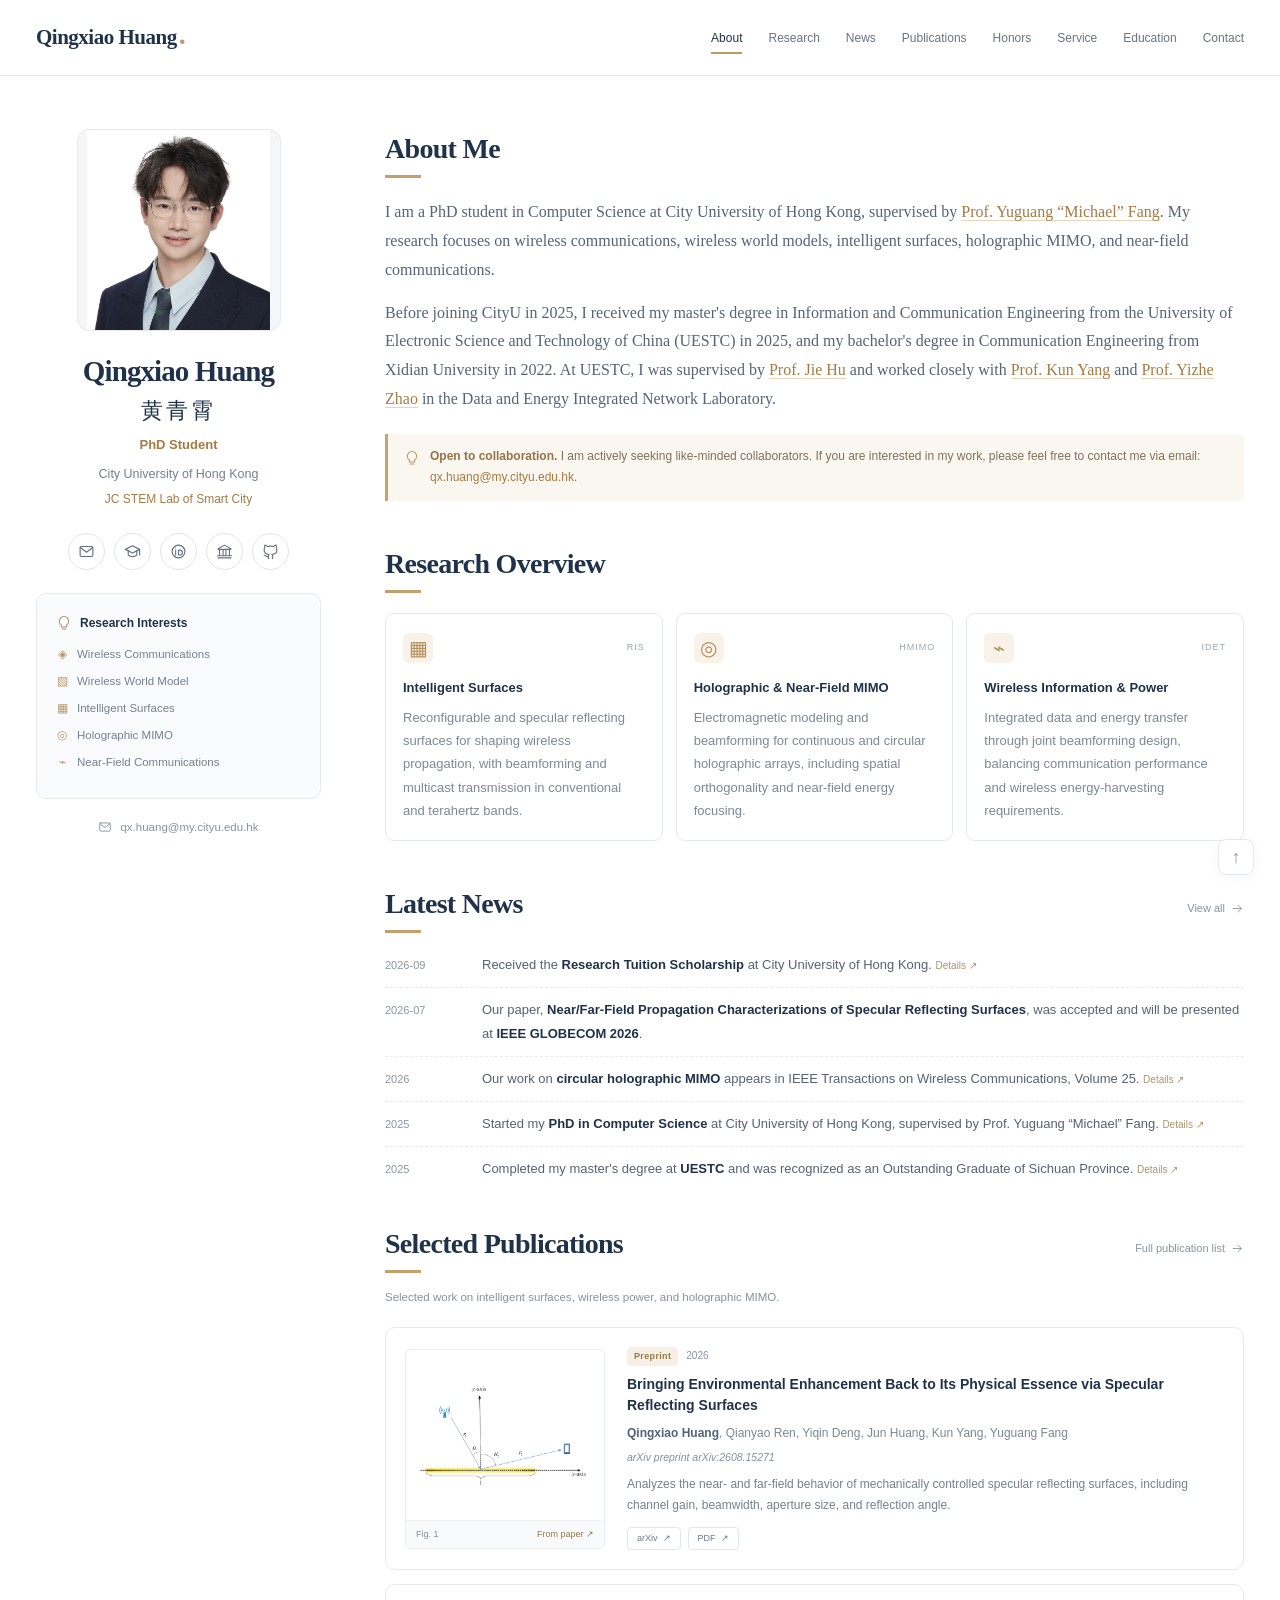
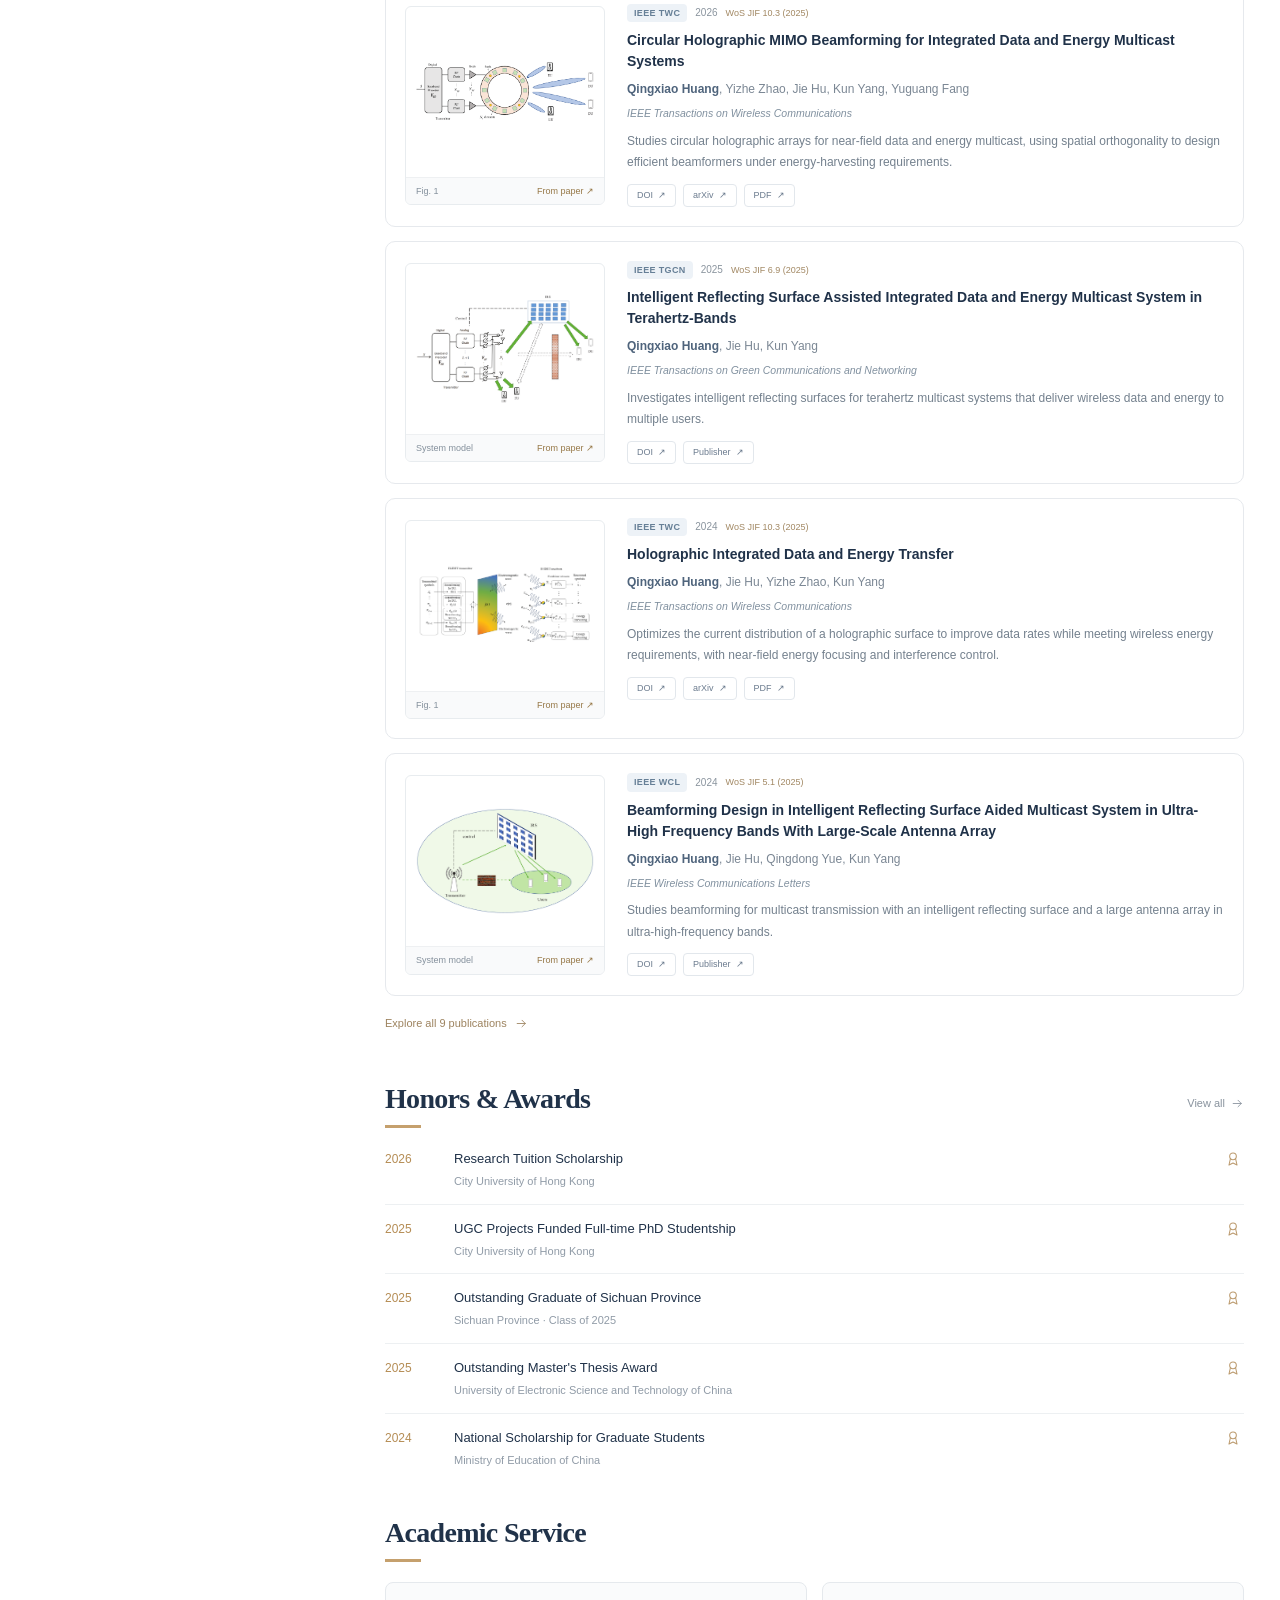
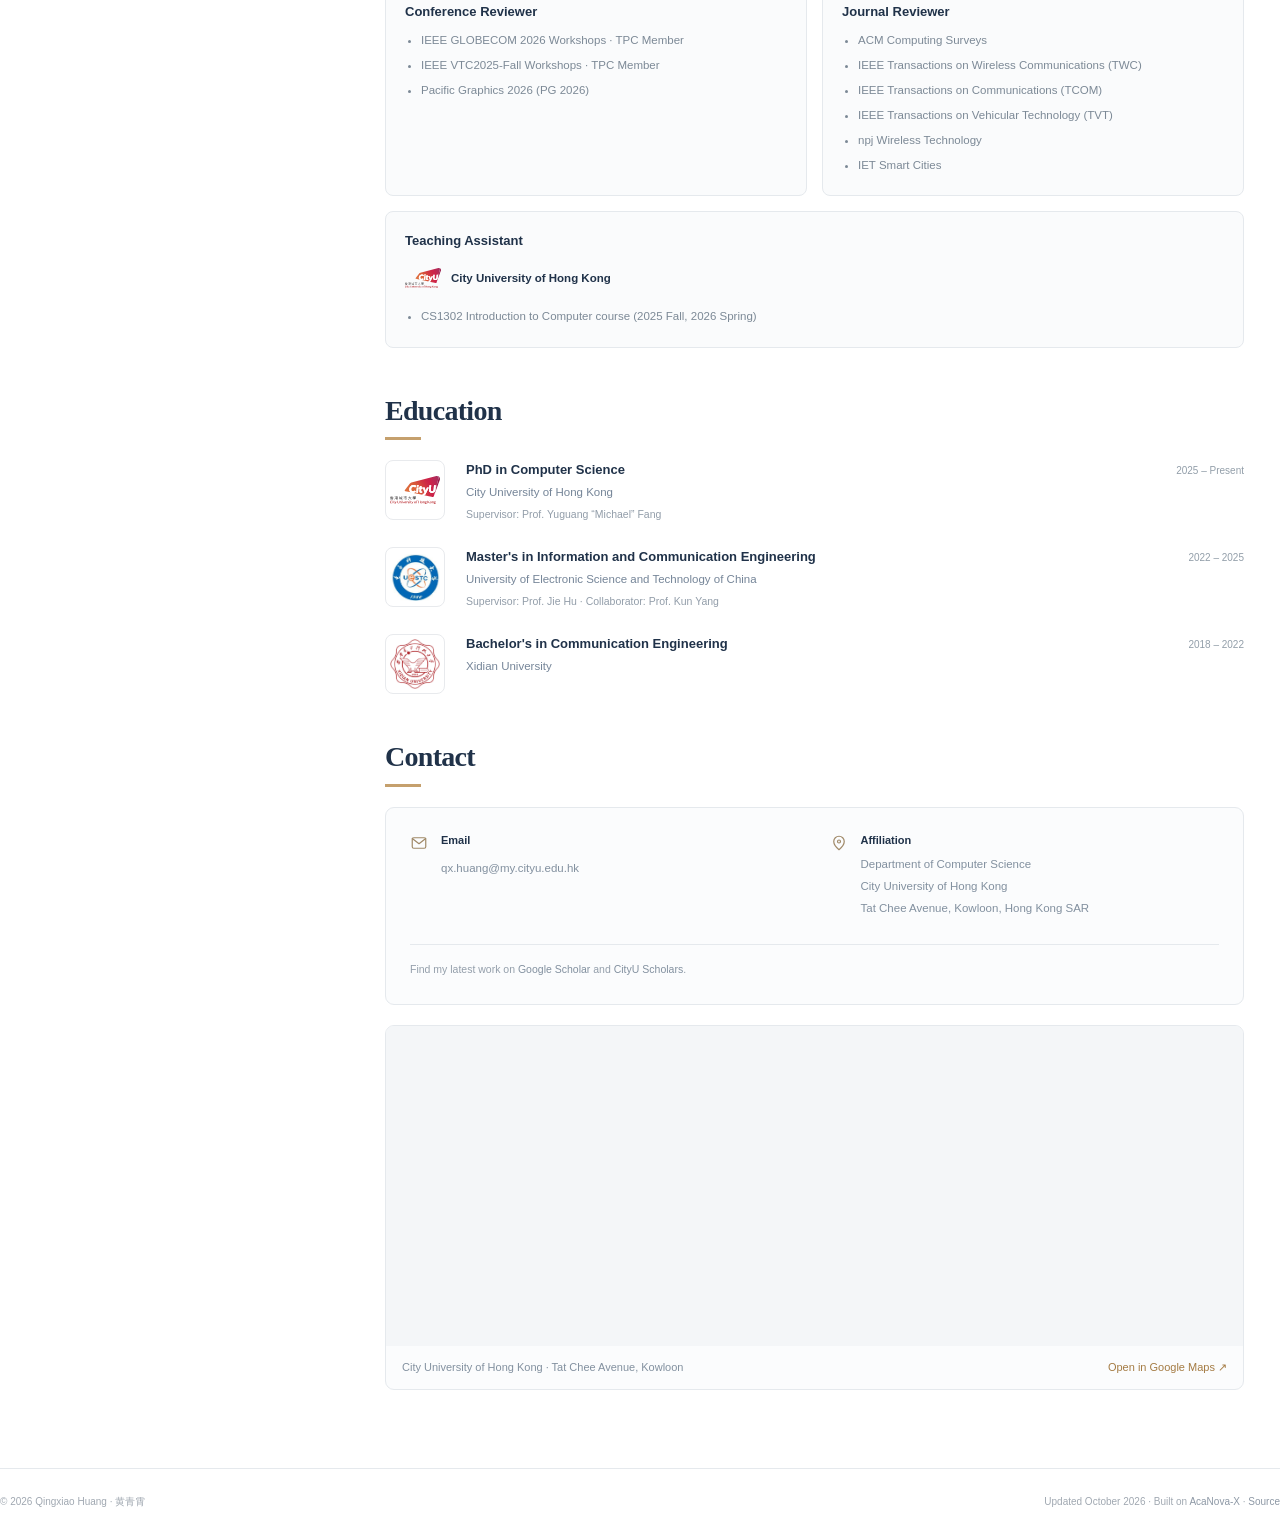
<file: index.html>
<!DOCTYPE html><html lang="en"><head><meta charset="UTF-8"><meta name="viewport" content="width=device-width, initial-scale=1"><title>Academic Homepage | Qingxiao Huang</title><meta name="description" content="Qingxiao Huang (黄青霄), PhD student at City University of Hong Kong. Research in wireless communications, RIS, holographic MIMO, and near-field communications."><meta name="author" content="Qingxiao Huang"><meta name="theme-color" content="#21334a"><link rel="canonical" href="https://qxhuang0322.github.io/"><meta property="og:type" content="website"><meta property="og:title" content="Academic Homepage | Qingxiao Huang"><meta property="og:description" content="Qingxiao Huang (黄青霄), PhD student at City University of Hong Kong. Research in wireless communications, RIS, holographic MIMO, and near-field communications."><meta property="og:url" content="https://qxhuang0322.github.io/"><meta property="og:image" content="https://qxhuang0322.github.io/assets/profile.jpg?v=036603b367a6"><meta name="twitter:card" content="summary"><link rel="icon" href="assets/favicon.svg" type="image/svg+xml"><link rel="stylesheet" href="styles.css?v=ae20f70242d0"><script src="script.js?v=1776202261d4" defer></script><script type="application/ld+json">{"@context":"https://schema.org","@type":"Person","name":"Qingxiao Huang","alternateName":"黄青霄","url":"https://qxhuang0322.github.io","image":"https://qxhuang0322.github.io/assets/profile.jpg?v=036603b367a6","jobTitle":"PhD Student","affiliation":{"@type":"CollegeOrUniversity","name":"City University of Hong Kong"},"sameAs":["https://scholar.google.com/citations?user=7lqItBkAAAAJ&hl=en","https://orcid.org/0009-0005-3883-5112","https://scholars.cityu.edu.hk/en/persons/qhuang279/","https://github.com/qxhuang0322"],"knowsAbout":["Wireless Communications","Wireless World Model","Intelligent Surfaces","Holographic MIMO","Near-Field Communications"]}</script></head><body><a class="skip-link" href="#main-content">Skip to content</a><header class="top-nav"><div class="nav-inner"><a class="brand" href="./" aria-label="Qingxiao Huang, home">Qingxiao Huang<span class="brand-dot">.</span></a><button class="menu-toggle" aria-label="Open navigation" aria-expanded="false" aria-controls="main-nav"><svg class="icon" viewBox="0 0 24 24" fill="none" stroke="currentColor" stroke-width="1.6" stroke-linecap="round" stroke-linejoin="round" aria-hidden="true"><path d="M4 6h16M4 12h16M4 18h16"/></svg></button><nav id="main-nav" aria-label="Main navigation"><a href="#about">About</a><a href="#research">Research</a><a href="#news">News</a><a href="#publications">Publications</a><a href="#honors">Honors</a><a href="#service">Service</a><a href="#education">Education</a><a href="#contact">Contact</a></nav></div></header><main class="layout" id="main-content"><aside class="profile-column"><div class="profile-card"><img class="portrait" src="assets/profile.jpg?v=036603b367a6" width="2894" height="3176" alt="Portrait of Qingxiao Huang" fetchpriority="high"><h1>Qingxiao Huang<span lang="zh-Hans">黄青霄</span></h1><p class="profile-role">PhD Student</p><p class="profile-affiliation"><a href="https://www.cityu.edu.hk/" target="_blank" rel="noopener noreferrer">City University of Hong Kong</a></p><p class="profile-lab"><a href="https://jcstemlab-smartcity.github.io/" target="_blank" rel="noopener noreferrer">JC STEM Lab of Smart City</a></p><div class="social-links"><a class="social-link" href="mailto:qx.huang@my.cityu.edu.hk" aria-label="Email" title="Email"><svg class="icon" viewBox="0 0 24 24" fill="none" stroke="currentColor" stroke-width="1.6" stroke-linecap="round" stroke-linejoin="round" aria-hidden="true"><rect x="3" y="5" width="18" height="14" rx="2"/><path d="m3 6 9 7 9-7"/></svg><span class="social-tooltip">Email</span></a><a class="social-link" href="https://scholar.google.com/citations?user=7lqItBkAAAAJ&amp;hl=en" aria-label="Google Scholar" title="Google Scholar" target="_blank" rel="noopener noreferrer"><svg class="icon" viewBox="0 0 24 24" fill="none" stroke="currentColor" stroke-width="1.6" stroke-linecap="round" stroke-linejoin="round" aria-hidden="true"><path d="m2 9 10-5 10 5-10 5Z"/><path d="M6 11v6c3 3 9 3 12 0v-6M22 9v8"/></svg><span class="social-tooltip">Google Scholar</span></a><a class="social-link" href="https://orcid.org/0009-0005-3883-5112" aria-label="ORCID" title="ORCID" target="_blank" rel="noopener noreferrer"><svg class="icon" viewBox="0 0 24 24" fill="none" stroke="currentColor" stroke-width="1.6" stroke-linecap="round" stroke-linejoin="round" aria-hidden="true"><circle cx="12" cy="12" r="9"/><path d="M8 10v7m4-7h2a3.5 3.5 0 0 1 0 7h-2ZM8 7h.01"/></svg><span class="social-tooltip">ORCID</span></a><a class="social-link" href="https://scholars.cityu.edu.hk/en/persons/qhuang279/" aria-label="CityU Scholars" title="CityU Scholars" target="_blank" rel="noopener noreferrer"><svg class="icon" viewBox="0 0 24 24" fill="none" stroke="currentColor" stroke-width="1.6" stroke-linecap="round" stroke-linejoin="round" aria-hidden="true"><path d="m3 8 9-5 9 5M3 9h18M3 21h18M5 10v8m5-8v8m4-8v8m5-8v8M2 18h20"/></svg><span class="social-tooltip">CityU Scholars</span></a><a class="social-link" href="https://github.com/qxhuang0322" aria-label="GitHub" title="GitHub" target="_blank" rel="noopener noreferrer"><svg class="icon" viewBox="0 0 24 24" fill="none" stroke="currentColor" stroke-width="1.6" stroke-linecap="round" stroke-linejoin="round" aria-hidden="true"><path d="M9 19c-4 1-4-2-6-2m12 5v-4a3 3 0 0 0-1-2c4 0 7-2 7-6a5 5 0 0 0-1-3 5 5 0 0 0 0-4s-2 0-4 2a13 13 0 0 0-8 0C6 3 4 3 4 3a5 5 0 0 0 0 4 5 5 0 0 0-1 3c0 4 3 6 7 6a3 3 0 0 0-1 2v4"/></svg><span class="social-tooltip">GitHub</span></a></div><div class="interests"><h2><svg class="icon" viewBox="0 0 24 24" fill="none" stroke="currentColor" stroke-width="1.6" stroke-linecap="round" stroke-linejoin="round" aria-hidden="true"><path d="M8 17v-2a7 7 0 1 1 8 0v2m-8 1h8m-7 3h6"/></svg> Research Interests</h2><ul><li><span class="interest-mark" aria-hidden="true">◈</span>Wireless Communications</li><li><span class="interest-mark" aria-hidden="true">▧</span>Wireless World Model</li><li><span class="interest-mark" aria-hidden="true">▦</span>Intelligent Surfaces</li><li><span class="interest-mark" aria-hidden="true">◎</span>Holographic MIMO</li><li><span class="interest-mark" aria-hidden="true">⌁</span>Near-Field Communications</li></ul></div><a class="profile-email" href="mailto:qx.huang@my.cityu.edu.hk"><svg class="icon" viewBox="0 0 24 24" fill="none" stroke="currentColor" stroke-width="1.6" stroke-linecap="round" stroke-linejoin="round" aria-hidden="true"><rect x="3" y="5" width="18" height="14" rx="2"/><path d="m3 6 9 7 9-7"/></svg>qx.huang@my.cityu.edu.hk</a></div></aside><div class="main-column">
 <section id="about" aria-labelledby="about-title"><div class="section-heading"><h2 id="about-title">About Me</h2></div><div class="biography"><p>I am a PhD student in Computer Science at City University of Hong Kong, supervised by <a href="https://www.cs.cityu.edu.hk/~yugufang/">Prof. Yuguang “Michael” Fang</a>. My research focuses on wireless communications, wireless world models, intelligent surfaces, holographic MIMO, and near-field communications.</p><p>Before joining CityU in 2025, I received my master's degree in Information and Communication Engineering from the University of Electronic Science and Technology of China (UESTC) in 2025, and my bachelor's degree in Communication Engineering from Xidian University in 2022. At UESTC, I was supervised by <a href="https://www.sice.uestc.edu.cn/info/1470/11935.htm">Prof. Jie Hu</a> and worked closely with <a href="https://ise.nju.edu.cn/szll/zjzjs/yangkun.htm">Prof. Kun Yang</a> and <a href="https://faculty.uestc.edu.cn/zhaoyizhe1/zh_CN/index.htm">Prof. Yizhe Zhao</a> in the Data and Energy Integrated Network Laboratory.</p></div><div class="collaboration-note"><svg class="icon" viewBox="0 0 24 24" fill="none" stroke="currentColor" stroke-width="1.6" stroke-linecap="round" stroke-linejoin="round" aria-hidden="true"><path d="M8 17v-2a7 7 0 1 1 8 0v2m-8 1h8m-7 3h6"/></svg><p><strong>Open to collaboration.</strong> I am actively seeking like-minded collaborators. If you are interested in my work, please feel free to contact me via email: <a href="mailto:qx.huang@my.cityu.edu.hk">qx.huang@my.cityu.edu.hk</a>.</p></div></section>
 <section id="research" aria-labelledby="research-title"><div class="section-heading"><h2 id="research-title">Research Overview</h2></div><div class="research-grid"><article class="research-card"><div class="research-card-top"><span class="research-symbol" aria-hidden="true">▦</span><span class="research-code">RIS</span></div><h3>Intelligent Surfaces</h3><p>Reconfigurable and specular reflecting surfaces for shaping wireless propagation, with beamforming and multicast transmission in conventional and terahertz bands.</p></article><article class="research-card"><div class="research-card-top"><span class="research-symbol" aria-hidden="true">◎</span><span class="research-code">HMIMO</span></div><h3>Holographic & Near-Field MIMO</h3><p>Electromagnetic modeling and beamforming for continuous and circular holographic arrays, including spatial orthogonality and near-field energy focusing.</p></article><article class="research-card"><div class="research-card-top"><span class="research-symbol" aria-hidden="true">⌁</span><span class="research-code">IDET</span></div><h3>Wireless Information & Power</h3><p>Integrated data and energy transfer through joint beamforming design, balancing communication performance and wireless energy-harvesting requirements.</p></article></div></section>
 <section id="news" aria-labelledby="news-title"><div class="section-heading"><h2 id="news-title">Latest News</h2><a class="view-link" href="pages/all-news.html">View all <svg class="icon" viewBox="0 0 24 24" fill="none" stroke="currentColor" stroke-width="1.6" stroke-linecap="round" stroke-linejoin="round" aria-hidden="true"><path d="M4 12h15m-6-6 6 6-6 6"/></svg></a></div><ol class="news-list"><li><time>2026-09</time><div>Received the <strong>Research Tuition Scholarship</strong> at City University of Hong Kong. <a href="https://jcstemlab-smartcity.github.io/" class="inline-source" target="_blank" rel="noopener noreferrer">Details ↗</a></div></li><li><time>2026-07</time><div>Our paper, <strong>Near/Far-Field Propagation Characterizations of Specular Reflecting Surfaces</strong>, was accepted and will be presented at <strong>IEEE GLOBECOM 2026</strong>.</div></li><li><time>2026</time><div>Our work on <strong>circular holographic MIMO</strong> appears in IEEE Transactions on Wireless Communications, Volume 25. <a href="https://doi.org/10.1109/TWC.2025.3620886" class="inline-source" target="_blank" rel="noopener noreferrer">Details ↗</a></div></li><li><time>2025</time><div>Started my <strong>PhD in Computer Science</strong> at City University of Hong Kong, supervised by Prof. Yuguang “Michael” Fang. <a href="https://scholars.cityu.edu.hk/en/persons/qhuang279/" class="inline-source" target="_blank" rel="noopener noreferrer">Details ↗</a></div></li><li><time>2025</time><div>Completed my master's degree at <strong>UESTC</strong> and was recognized as an Outstanding Graduate of Sichuan Province. <a href="https://scholars.cityu.edu.hk/en/persons/qhuang279/" class="inline-source" target="_blank" rel="noopener noreferrer">Details ↗</a></div></li></ol></section>
 <section id="publications" aria-labelledby="publications-title"><div class="section-heading"><h2 id="publications-title">Selected Publications</h2><a class="view-link" href="pages/all-publications.html">Full publication list <svg class="icon" viewBox="0 0 24 24" fill="none" stroke="currentColor" stroke-width="1.6" stroke-linecap="round" stroke-linejoin="round" aria-hidden="true"><path d="M4 12h15m-6-6 6 6-6 6"/></svg></a></div><p class="section-intro">Selected work on intelligent surfaces, wireless power, and holographic MIMO.</p><div class="publications-list"><article class="publication" data-status="preprint" data-search="bringing environmental enhancement back to its physical essence via specular reflecting surfaces qingxiao huang qianyao ren yiqin deng jun huang kun yang yuguang fang arxiv preprint arxiv:2608.15271 2026"><figure class="paper-art"><a class="paper-figure-link" href="assets/publications/srs-physical-essence-2026.png" target="_blank" rel="noopener noreferrer" aria-label="Open original figure from Bringing Environmental Enhancement Back to Its Physical Essence via Specular Reflecting Surfaces"><img src="assets/publications/srs-physical-essence-2026.png" alt="Original planar system diagram showing a transmitter and receiver linked through a specular reflecting surface, with propagation distances and reflection angles." loading="lazy" decoding="async"></a><figcaption><span>Fig. 1</span><a href="https://arxiv.org/html/2608.15271v1#S2.F1" target="_blank" rel="noopener noreferrer">From paper ↗</a></figcaption></figure><div class="paper-body"><div class="paper-meta"><span class="venue-badge preprint">Preprint</span><span>2026</span></div><h3><a href="https://arxiv.org/abs/2608.15271" target="_blank" rel="noopener noreferrer">Bringing Environmental Enhancement Back to Its Physical Essence via Specular Reflecting Surfaces</a></h3><p class="paper-authors"><strong>Qingxiao Huang</strong>, Qianyao Ren, Yiqin Deng, Jun Huang, Kun Yang, Yuguang Fang</p><p class="paper-venue">arXiv preprint arXiv:2608.15271</p><p class="paper-summary">Analyzes the near- and far-field behavior of mechanically controlled specular reflecting surfaces, including channel gain, beamwidth, aperture size, and reflection angle.</p><div class="paper-links"><a href="https://arxiv.org/abs/2608.15271" class="paper-link" target="_blank" rel="noopener noreferrer">arXiv <span aria-hidden="true">↗</span></a><a href="https://arxiv.org/pdf/2608.15271" class="paper-link" target="_blank" rel="noopener noreferrer">PDF <span aria-hidden="true">↗</span></a></div></div></article><article class="publication" data-status="published" data-search="circular holographic mimo beamforming for integrated data and energy multicast systems qingxiao huang yizhe zhao jie hu kun yang yuguang fang ieee transactions on wireless communications 2026"><figure class="paper-art"><a class="paper-figure-link" href="assets/publications/circular-hmimo-2026.png" target="_blank" rel="noopener noreferrer" aria-label="Open original figure from Circular Holographic MIMO Beamforming for Integrated Data and Energy Multicast Systems"><img src="assets/publications/circular-hmimo-2026.png" alt="Original circular holographic MIMO system diagram showing a digital baseband precoder, RF chains, ring-shaped antenna array, and data and energy users." loading="lazy" decoding="async"></a><figcaption><span>Fig. 1</span><a href="https://arxiv.org/html/2507.05057v1#S1.F1" target="_blank" rel="noopener noreferrer">From paper ↗</a></figcaption></figure><div class="paper-body"><div class="paper-meta"><span class="venue-badge">IEEE TWC</span><span>2026</span><a href="https://open.ieee.org/wp-content/uploads/IEEE-Title-List-August-2026.pdf#page=3" class="impact-factor" target="_blank" rel="noopener noreferrer">WoS JIF 10.3 (2025)</a></div><h3><a href="https://doi.org/10.1109/TWC.2025.3620886" target="_blank" rel="noopener noreferrer">Circular Holographic MIMO Beamforming for Integrated Data and Energy Multicast Systems</a></h3><p class="paper-authors"><strong>Qingxiao Huang</strong>, Yizhe Zhao, Jie Hu, Kun Yang, Yuguang Fang</p><p class="paper-venue">IEEE Transactions on Wireless Communications</p><p class="paper-summary">Studies circular holographic arrays for near-field data and energy multicast, using spatial orthogonality to design efficient beamformers under energy-harvesting requirements.</p><div class="paper-links"><a href="https://doi.org/10.1109/TWC.2025.3620886" class="paper-link" target="_blank" rel="noopener noreferrer">DOI <span aria-hidden="true">↗</span></a><a href="https://arxiv.org/abs/2507.05057" class="paper-link" target="_blank" rel="noopener noreferrer">arXiv <span aria-hidden="true">↗</span></a><a href="https://arxiv.org/pdf/2507.05057" class="paper-link" target="_blank" rel="noopener noreferrer">PDF <span aria-hidden="true">↗</span></a></div></div></article><article class="publication" data-status="published" data-search="intelligent reflecting surface assisted integrated data and energy multicast system in terahertz-bands qingxiao huang jie hu kun yang ieee transactions on green communications and networking 2025"><figure class="paper-art"><a class="paper-figure-link" href="assets/publications/irs-idem-thz-2025.png" target="_blank" rel="noopener noreferrer" aria-label="Open original figure from Intelligent Reflecting Surface Assisted Integrated Data and Energy Multicast System in Terahertz-Bands"><img src="assets/publications/irs-idem-thz-2025.png" alt="Original system diagram of IRS-assisted integrated data and energy multicast, showing digital and analog beamforming at the transmitter, an intelligent reflecting surface, data users, and energy users." loading="lazy" decoding="async"></a><figcaption><span>System model</span><a href="https://doi.org/10.1109/TGCN.2024.3415030" target="_blank" rel="noopener noreferrer">From paper ↗</a></figcaption></figure><div class="paper-body"><div class="paper-meta"><span class="venue-badge">IEEE TGCN</span><span>2025</span><a href="https://open.ieee.org/wp-content/uploads/IEEE-Title-List-August-2026.pdf#page=2" class="impact-factor" target="_blank" rel="noopener noreferrer">WoS JIF 6.9 (2025)</a></div><h3><a href="https://doi.org/10.1109/TGCN.2024.3415030" target="_blank" rel="noopener noreferrer">Intelligent Reflecting Surface Assisted Integrated Data and Energy Multicast System in Terahertz-Bands</a></h3><p class="paper-authors"><strong>Qingxiao Huang</strong>, Jie Hu, Kun Yang</p><p class="paper-venue">IEEE Transactions on Green Communications and Networking</p><p class="paper-summary">Investigates intelligent reflecting surfaces for terahertz multicast systems that deliver wireless data and energy to multiple users.</p><div class="paper-links"><a href="https://doi.org/10.1109/TGCN.2024.3415030" class="paper-link" target="_blank" rel="noopener noreferrer">DOI <span aria-hidden="true">↗</span></a><a href="https://ieeexplore.ieee.org/document/10559446/" class="paper-link" target="_blank" rel="noopener noreferrer">Publisher <span aria-hidden="true">↗</span></a></div></div></article><article class="publication" data-status="published" data-search="holographic integrated data and energy transfer qingxiao huang jie hu yizhe zhao kun yang ieee transactions on wireless communications 2024"><figure class="paper-art"><a class="paper-figure-link" href="assets/publications/holographic-idet-2024.png" target="_blank" rel="noopener noreferrer" aria-label="Open original figure from Holographic Integrated Data and Energy Transfer"><img src="assets/publications/holographic-idet-2024.png" alt="Original holographic integrated data and energy transfer system diagram showing data and energy beamformers, a continuous transmitting surface, and receiver combining and energy harvesting." loading="lazy" decoding="async"></a><figcaption><span>Fig. 1</span><a href="https://arxiv.org/html/2404.04927v1#S2.F1" target="_blank" rel="noopener noreferrer">From paper ↗</a></figcaption></figure><div class="paper-body"><div class="paper-meta"><span class="venue-badge">IEEE TWC</span><span>2024</span><a href="https://open.ieee.org/wp-content/uploads/IEEE-Title-List-August-2026.pdf#page=3" class="impact-factor" target="_blank" rel="noopener noreferrer">WoS JIF 10.3 (2025)</a></div><h3><a href="https://doi.org/10.1109/TWC.2024.3477750" target="_blank" rel="noopener noreferrer">Holographic Integrated Data and Energy Transfer</a></h3><p class="paper-authors"><strong>Qingxiao Huang</strong>, Jie Hu, Yizhe Zhao, Kun Yang</p><p class="paper-venue">IEEE Transactions on Wireless Communications</p><p class="paper-summary">Optimizes the current distribution of a holographic surface to improve data rates while meeting wireless energy requirements, with near-field energy focusing and interference control.</p><div class="paper-links"><a href="https://doi.org/10.1109/TWC.2024.3477750" class="paper-link" target="_blank" rel="noopener noreferrer">DOI <span aria-hidden="true">↗</span></a><a href="https://arxiv.org/abs/2404.04927" class="paper-link" target="_blank" rel="noopener noreferrer">arXiv <span aria-hidden="true">↗</span></a><a href="https://arxiv.org/pdf/2404.04927" class="paper-link" target="_blank" rel="noopener noreferrer">PDF <span aria-hidden="true">↗</span></a></div></div></article><article class="publication" data-status="published" data-search="beamforming design in intelligent reflecting surface aided multicast system in ultra-high frequency bands with large-scale antenna array qingxiao huang jie hu qingdong yue kun yang ieee wireless communications letters 2024"><figure class="paper-art"><a class="paper-figure-link" href="assets/publications/irs-multicast-beamforming-2024.png" target="_blank" rel="noopener noreferrer" aria-label="Open original figure from Beamforming Design in Intelligent Reflecting Surface Aided Multicast System in Ultra-High Frequency Bands With Large-Scale Antenna Array"><img src="assets/publications/irs-multicast-beamforming-2024.png" alt="Original multicast system diagram showing a transmitter, an intelligent reflecting surface, a blocked direct path, and a group of users." loading="lazy" decoding="async"></a><figcaption><span>System model</span><a href="https://doi.org/10.1109/LWC.2024.3373494" target="_blank" rel="noopener noreferrer">From paper ↗</a></figcaption></figure><div class="paper-body"><div class="paper-meta"><span class="venue-badge">IEEE WCL</span><span>2024</span><a href="https://open.ieee.org/wp-content/uploads/IEEE-Title-List-August-2026.pdf#page=3" class="impact-factor" target="_blank" rel="noopener noreferrer">WoS JIF 5.1 (2025)</a></div><h3><a href="https://doi.org/10.1109/LWC.2024.3373494" target="_blank" rel="noopener noreferrer">Beamforming Design in Intelligent Reflecting Surface Aided Multicast System in Ultra-High Frequency Bands With Large-Scale Antenna Array</a></h3><p class="paper-authors"><strong>Qingxiao Huang</strong>, Jie Hu, Qingdong Yue, Kun Yang</p><p class="paper-venue">IEEE Wireless Communications Letters</p><p class="paper-summary">Studies beamforming for multicast transmission with an intelligent reflecting surface and a large antenna array in ultra-high-frequency bands.</p><div class="paper-links"><a href="https://doi.org/10.1109/LWC.2024.3373494" class="paper-link" target="_blank" rel="noopener noreferrer">DOI <span aria-hidden="true">↗</span></a><a href="https://ieeexplore.ieee.org/document/10470405/" class="paper-link" target="_blank" rel="noopener noreferrer">Publisher <span aria-hidden="true">↗</span></a></div></div></article></div><a class="text-link" href="pages/all-publications.html">Explore all 9 publications <svg class="icon" viewBox="0 0 24 24" fill="none" stroke="currentColor" stroke-width="1.6" stroke-linecap="round" stroke-linejoin="round" aria-hidden="true"><path d="M4 12h15m-6-6 6 6-6 6"/></svg></a></section>
 <section id="honors" aria-labelledby="honors-title"><div class="section-heading"><h2 id="honors-title">Honors & Awards</h2><a class="view-link" href="pages/all-honors.html">View all <svg class="icon" viewBox="0 0 24 24" fill="none" stroke="currentColor" stroke-width="1.6" stroke-linecap="round" stroke-linejoin="round" aria-hidden="true"><path d="M4 12h15m-6-6 6 6-6 6"/></svg></a></div><ol class="honors-list"><li><span class="honor-year">2026</span><div><h3><a href="https://scholars.cityu.edu.hk/en/persons/qhuang279/" target="_blank" rel="noopener noreferrer">Research Tuition Scholarship</a></h3><p>City University of Hong Kong</p></div><svg class="icon" viewBox="0 0 24 24" fill="none" stroke="currentColor" stroke-width="1.6" stroke-linecap="round" stroke-linejoin="round" aria-hidden="true"><circle cx="12" cy="8" r="5"/><path d="m8 12-2 9 6-3 6 3-2-9"/></svg></li><li><span class="honor-year">2025</span><div><h3>UGC Projects Funded Full-time PhD Studentship</h3><p>City University of Hong Kong</p></div><svg class="icon" viewBox="0 0 24 24" fill="none" stroke="currentColor" stroke-width="1.6" stroke-linecap="round" stroke-linejoin="round" aria-hidden="true"><circle cx="12" cy="8" r="5"/><path d="m8 12-2 9 6-3 6 3-2-9"/></svg></li><li><span class="honor-year">2025</span><div><h3><a href="https://scholars.cityu.edu.hk/en/persons/qhuang279/" target="_blank" rel="noopener noreferrer">Outstanding Graduate of Sichuan Province</a></h3><p>Sichuan Province · Class of 2025</p></div><svg class="icon" viewBox="0 0 24 24" fill="none" stroke="currentColor" stroke-width="1.6" stroke-linecap="round" stroke-linejoin="round" aria-hidden="true"><circle cx="12" cy="8" r="5"/><path d="m8 12-2 9 6-3 6 3-2-9"/></svg></li><li><span class="honor-year">2025</span><div><h3><a href="https://scholars.cityu.edu.hk/en/persons/qhuang279/" target="_blank" rel="noopener noreferrer">Outstanding Master&#39;s Thesis Award</a></h3><p>University of Electronic Science and Technology of China</p></div><svg class="icon" viewBox="0 0 24 24" fill="none" stroke="currentColor" stroke-width="1.6" stroke-linecap="round" stroke-linejoin="round" aria-hidden="true"><circle cx="12" cy="8" r="5"/><path d="m8 12-2 9 6-3 6 3-2-9"/></svg></li><li><span class="honor-year">2024</span><div><h3><a href="https://scholars.cityu.edu.hk/en/persons/qhuang279/" target="_blank" rel="noopener noreferrer">National Scholarship for Graduate Students</a></h3><p>Ministry of Education of China</p></div><svg class="icon" viewBox="0 0 24 24" fill="none" stroke="currentColor" stroke-width="1.6" stroke-linecap="round" stroke-linejoin="round" aria-hidden="true"><circle cx="12" cy="8" r="5"/><path d="m8 12-2 9 6-3 6 3-2-9"/></svg></li></ol></section>
 <section id="service" aria-labelledby="service-title"><div class="section-heading"><h2 id="service-title">Academic Service</h2></div><div class="service-grid"><article><h3>Conference Reviewer</h3><ul><li>IEEE GLOBECOM 2026 Workshops · TPC Member</li><li>IEEE VTC2025-Fall Workshops · TPC Member</li><li>Pacific Graphics 2026 (PG 2026)</li></ul></article><article><h3>Journal Reviewer</h3><ul><li>ACM Computing Surveys</li><li>IEEE Transactions on Wireless Communications (TWC)</li><li>IEEE Transactions on Communications (TCOM)</li><li>IEEE Transactions on Vehicular Technology (TVT)</li><li>npj Wireless Technology</li><li>IET Smart Cities</li></ul></article><article><h3>Teaching Assistant</h3><div class="service-institution"><img src="assets/schools/cityu.svg" alt="City University of Hong Kong logo" loading="lazy"><strong>City University of Hong Kong</strong></div><ul><li>CS1302 Introduction to Computer course (2025 Fall, 2026 Spring)</li></ul></article></div></section>
 <section id="education" aria-labelledby="education-title"><div class="section-heading"><h2 id="education-title">Education</h2></div><ol class="education-list"><li><img class="school-logo" src="assets/schools/cityu.svg" alt="City University of Hong Kong logo" loading="lazy"><div><div class="education-top"><h3>PhD in Computer Science</h3><time>2025 – Present</time></div><p class="institution"><a href="https://www.cityu.edu.hk/" target="_blank" rel="noopener noreferrer">City University of Hong Kong</a></p><p class="education-detail">Supervisor: Prof. Yuguang “Michael” Fang</p></div></li><li><img class="school-logo" src="assets/schools/uestc.png" alt="University of Electronic Science and Technology of China logo" loading="lazy"><div><div class="education-top"><h3>Master&#39;s in Information and Communication Engineering</h3><time>2022 – 2025</time></div><p class="institution"><a href="https://en.uestc.edu.cn/" target="_blank" rel="noopener noreferrer">University of Electronic Science and Technology of China</a></p><p class="education-detail">Supervisor: Prof. Jie Hu · Collaborator: Prof. Kun Yang</p></div></li><li><img class="school-logo" src="assets/schools/xidian.png" alt="Xidian University logo" loading="lazy"><div><div class="education-top"><h3>Bachelor&#39;s in Communication Engineering</h3><time>2018 – 2022</time></div><p class="institution"><a href="https://en.xidian.edu.cn/" target="_blank" rel="noopener noreferrer">Xidian University</a></p><p class="education-detail"></p></div></li></ol></section>
 <section id="contact" aria-labelledby="contact-title"><div class="section-heading"><h2 id="contact-title">Contact</h2></div><div class="contact-card"><div><svg class="icon" viewBox="0 0 24 24" fill="none" stroke="currentColor" stroke-width="1.6" stroke-linecap="round" stroke-linejoin="round" aria-hidden="true"><rect x="3" y="5" width="18" height="14" rx="2"/><path d="m3 6 9 7 9-7"/></svg><div><h3>Email</h3><a href="mailto:qx.huang@my.cityu.edu.hk">qx.huang@my.cityu.edu.hk</a></div></div><div><svg class="icon" viewBox="0 0 24 24" fill="none" stroke="currentColor" stroke-width="1.6" stroke-linecap="round" stroke-linejoin="round" aria-hidden="true"><path d="M19 10c0 5-7 11-7 11S5 15 5 10a7 7 0 1 1 14 0Z"/><circle cx="12" cy="10" r="2"/></svg><div><h3>Affiliation</h3><p>Department of Computer Science<br>City University of Hong Kong<br>Tat Chee Avenue, Kowloon, Hong Kong SAR</p></div></div><div class="contact-bottom">Find my latest work on <a href="https://scholar.google.com/citations?user=7lqItBkAAAAJ&amp;hl=en" target="_blank" rel="noopener noreferrer">Google Scholar</a> and <a href="https://scholars.cityu.edu.hk/en/persons/qhuang279/" target="_blank" rel="noopener noreferrer">CityU Scholars</a>.</div></div><figure class="location-map"><iframe title="Map of City University of Hong Kong, Tat Chee Avenue campus" src="https://www.google.com/maps/embed?origin=mfe&amp;pb=!1m3!2m1!1sCity+University+of+Hong+Kong,+83+Tat+Chee+Avenue,+Kowloon+Tong,+Hong+Kong!6i16" loading="eager" referrerpolicy="no-referrer-when-downgrade" allowfullscreen></iframe><figcaption><span>City University of Hong Kong · Tat Chee Avenue, Kowloon</span><a href="https://www.google.com/maps?q=City%20University%20of%20Hong%20Kong%2C%2083%20Tat%20Chee%20Avenue%2C%20Kowloon%20Tong%2C%20Hong%20Kong" target="_blank" rel="noopener noreferrer">Open in Google Maps ↗</a></figcaption></figure></section></div></main><footer class="site-footer"><p>© <span id="current-year">2026</span> Qingxiao Huang · 黄青霄</p><p>Updated October 2026 <span aria-hidden="true">·</span> Built on <a href="https://github.com/yihangtao/AcaNova-X" target="_blank" rel="noopener noreferrer">AcaNova-X</a> <span aria-hidden="true">·</span> <a href="https://github.com/qxhuang0322/qxhuang0322.github.io" target="_blank" rel="noopener noreferrer">Source</a></p><a class="back-top" href="#" aria-label="Back to top">↑</a></footer></body></html>
</file>
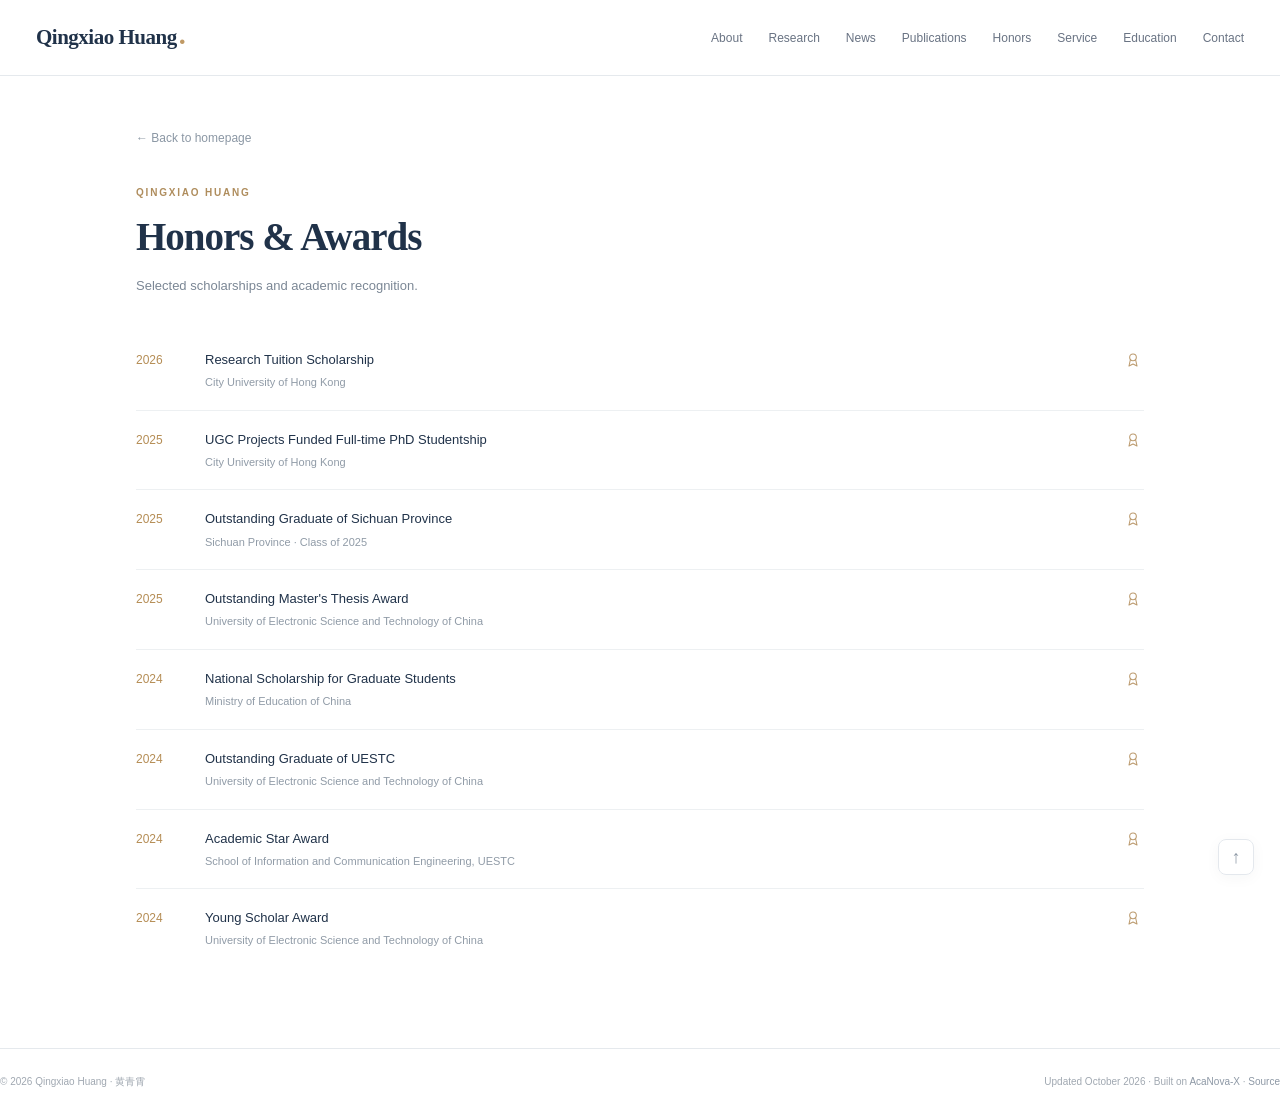
<file: pages/all-honors.html>
<!DOCTYPE html><html lang="en"><head><meta charset="UTF-8"><meta name="viewport" content="width=device-width, initial-scale=1"><title>Honors &amp; Awards | Qingxiao Huang</title><meta name="description" content="Qingxiao Huang (黄青霄), PhD student at City University of Hong Kong. Research in wireless communications, RIS, holographic MIMO, and near-field communications."><meta name="author" content="Qingxiao Huang"><meta name="theme-color" content="#21334a"><link rel="canonical" href="https://qxhuang0322.github.io/pages/all-honors.html"><meta property="og:type" content="website"><meta property="og:title" content="Honors &amp; Awards | Qingxiao Huang"><meta property="og:description" content="Qingxiao Huang (黄青霄), PhD student at City University of Hong Kong. Research in wireless communications, RIS, holographic MIMO, and near-field communications."><meta property="og:url" content="https://qxhuang0322.github.io/pages/all-honors.html"><meta property="og:image" content="https://qxhuang0322.github.io/assets/profile.jpg?v=036603b367a6"><meta name="twitter:card" content="summary"><link rel="icon" href="../assets/favicon.svg" type="image/svg+xml"><link rel="stylesheet" href="../styles.css?v=ae20f70242d0"><script src="../script.js?v=1776202261d4" defer></script><script type="application/ld+json">{"@context":"https://schema.org","@type":"Person","name":"Qingxiao Huang","alternateName":"黄青霄","url":"https://qxhuang0322.github.io","image":"https://qxhuang0322.github.io/assets/profile.jpg?v=036603b367a6","jobTitle":"PhD Student","affiliation":{"@type":"CollegeOrUniversity","name":"City University of Hong Kong"},"sameAs":["https://scholar.google.com/citations?user=7lqItBkAAAAJ&hl=en","https://orcid.org/0009-0005-3883-5112","https://scholars.cityu.edu.hk/en/persons/qhuang279/","https://github.com/qxhuang0322"],"knowsAbout":["Wireless Communications","Wireless World Model","Intelligent Surfaces","Holographic MIMO","Near-Field Communications"]}</script></head><body><a class="skip-link" href="#main-content">Skip to content</a><header class="top-nav"><div class="nav-inner"><a class="brand" href="../index.html" aria-label="Qingxiao Huang, home">Qingxiao Huang<span class="brand-dot">.</span></a><button class="menu-toggle" aria-label="Open navigation" aria-expanded="false" aria-controls="main-nav"><svg class="icon" viewBox="0 0 24 24" fill="none" stroke="currentColor" stroke-width="1.6" stroke-linecap="round" stroke-linejoin="round" aria-hidden="true"><path d="M4 6h16M4 12h16M4 18h16"/></svg></button><nav id="main-nav" aria-label="Main navigation"><a href="../index.html#about">About</a><a href="../index.html#research">Research</a><a href="../index.html#news">News</a><a href="../index.html#publications">Publications</a><a href="../index.html#honors">Honors</a><a href="../index.html#service">Service</a><a href="../index.html#education">Education</a><a href="../index.html#contact">Contact</a></nav></div></header><main id="main-content" class="subpage"><a class="breadcrumb" href="../index.html">← Back to homepage</a><div class="page-heading"><p class="eyebrow">QINGXIAO HUANG</p><h1>Honors & Awards</h1><p>Selected scholarships and academic recognition.</p></div><ol class="honors-list"><li><span class="honor-year">2026</span><div><h3><a href="https://scholars.cityu.edu.hk/en/persons/qhuang279/" target="_blank" rel="noopener noreferrer">Research Tuition Scholarship</a></h3><p>City University of Hong Kong</p></div><svg class="icon" viewBox="0 0 24 24" fill="none" stroke="currentColor" stroke-width="1.6" stroke-linecap="round" stroke-linejoin="round" aria-hidden="true"><circle cx="12" cy="8" r="5"/><path d="m8 12-2 9 6-3 6 3-2-9"/></svg></li><li><span class="honor-year">2025</span><div><h3>UGC Projects Funded Full-time PhD Studentship</h3><p>City University of Hong Kong</p></div><svg class="icon" viewBox="0 0 24 24" fill="none" stroke="currentColor" stroke-width="1.6" stroke-linecap="round" stroke-linejoin="round" aria-hidden="true"><circle cx="12" cy="8" r="5"/><path d="m8 12-2 9 6-3 6 3-2-9"/></svg></li><li><span class="honor-year">2025</span><div><h3><a href="https://scholars.cityu.edu.hk/en/persons/qhuang279/" target="_blank" rel="noopener noreferrer">Outstanding Graduate of Sichuan Province</a></h3><p>Sichuan Province · Class of 2025</p></div><svg class="icon" viewBox="0 0 24 24" fill="none" stroke="currentColor" stroke-width="1.6" stroke-linecap="round" stroke-linejoin="round" aria-hidden="true"><circle cx="12" cy="8" r="5"/><path d="m8 12-2 9 6-3 6 3-2-9"/></svg></li><li><span class="honor-year">2025</span><div><h3><a href="https://scholars.cityu.edu.hk/en/persons/qhuang279/" target="_blank" rel="noopener noreferrer">Outstanding Master&#39;s Thesis Award</a></h3><p>University of Electronic Science and Technology of China</p></div><svg class="icon" viewBox="0 0 24 24" fill="none" stroke="currentColor" stroke-width="1.6" stroke-linecap="round" stroke-linejoin="round" aria-hidden="true"><circle cx="12" cy="8" r="5"/><path d="m8 12-2 9 6-3 6 3-2-9"/></svg></li><li><span class="honor-year">2024</span><div><h3><a href="https://scholars.cityu.edu.hk/en/persons/qhuang279/" target="_blank" rel="noopener noreferrer">National Scholarship for Graduate Students</a></h3><p>Ministry of Education of China</p></div><svg class="icon" viewBox="0 0 24 24" fill="none" stroke="currentColor" stroke-width="1.6" stroke-linecap="round" stroke-linejoin="round" aria-hidden="true"><circle cx="12" cy="8" r="5"/><path d="m8 12-2 9 6-3 6 3-2-9"/></svg></li><li><span class="honor-year">2024</span><div><h3>Outstanding Graduate of UESTC</h3><p>University of Electronic Science and Technology of China</p></div><svg class="icon" viewBox="0 0 24 24" fill="none" stroke="currentColor" stroke-width="1.6" stroke-linecap="round" stroke-linejoin="round" aria-hidden="true"><circle cx="12" cy="8" r="5"/><path d="m8 12-2 9 6-3 6 3-2-9"/></svg></li><li><span class="honor-year">2024</span><div><h3>Academic Star Award</h3><p>School of Information and Communication Engineering, UESTC</p></div><svg class="icon" viewBox="0 0 24 24" fill="none" stroke="currentColor" stroke-width="1.6" stroke-linecap="round" stroke-linejoin="round" aria-hidden="true"><circle cx="12" cy="8" r="5"/><path d="m8 12-2 9 6-3 6 3-2-9"/></svg></li><li><span class="honor-year">2024</span><div><h3>Young Scholar Award</h3><p>University of Electronic Science and Technology of China</p></div><svg class="icon" viewBox="0 0 24 24" fill="none" stroke="currentColor" stroke-width="1.6" stroke-linecap="round" stroke-linejoin="round" aria-hidden="true"><circle cx="12" cy="8" r="5"/><path d="m8 12-2 9 6-3 6 3-2-9"/></svg></li></ol></main><footer class="site-footer"><p>© <span id="current-year">2026</span> Qingxiao Huang · 黄青霄</p><p>Updated October 2026 <span aria-hidden="true">·</span> Built on <a href="https://github.com/yihangtao/AcaNova-X" target="_blank" rel="noopener noreferrer">AcaNova-X</a> <span aria-hidden="true">·</span> <a href="https://github.com/qxhuang0322/qxhuang0322.github.io" target="_blank" rel="noopener noreferrer">Source</a></p><a class="back-top" href="#" aria-label="Back to top">↑</a></footer></body></html>
</file>
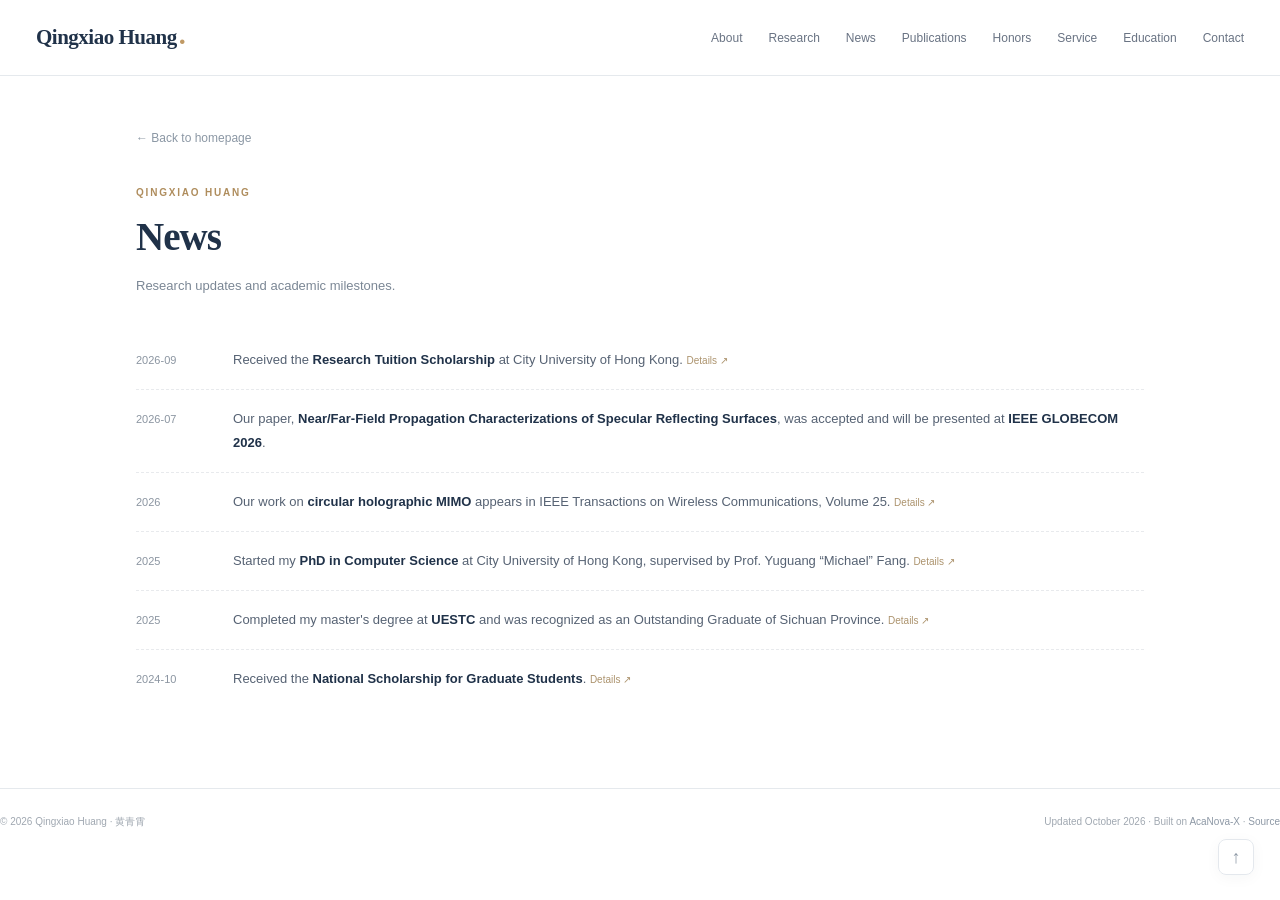
<file: pages/all-news.html>
<!DOCTYPE html><html lang="en"><head><meta charset="UTF-8"><meta name="viewport" content="width=device-width, initial-scale=1"><title>News | Qingxiao Huang</title><meta name="description" content="Qingxiao Huang (黄青霄), PhD student at City University of Hong Kong. Research in wireless communications, RIS, holographic MIMO, and near-field communications."><meta name="author" content="Qingxiao Huang"><meta name="theme-color" content="#21334a"><link rel="canonical" href="https://qxhuang0322.github.io/pages/all-news.html"><meta property="og:type" content="website"><meta property="og:title" content="News | Qingxiao Huang"><meta property="og:description" content="Qingxiao Huang (黄青霄), PhD student at City University of Hong Kong. Research in wireless communications, RIS, holographic MIMO, and near-field communications."><meta property="og:url" content="https://qxhuang0322.github.io/pages/all-news.html"><meta property="og:image" content="https://qxhuang0322.github.io/assets/profile.jpg?v=036603b367a6"><meta name="twitter:card" content="summary"><link rel="icon" href="../assets/favicon.svg" type="image/svg+xml"><link rel="stylesheet" href="../styles.css?v=ae20f70242d0"><script src="../script.js?v=1776202261d4" defer></script><script type="application/ld+json">{"@context":"https://schema.org","@type":"Person","name":"Qingxiao Huang","alternateName":"黄青霄","url":"https://qxhuang0322.github.io","image":"https://qxhuang0322.github.io/assets/profile.jpg?v=036603b367a6","jobTitle":"PhD Student","affiliation":{"@type":"CollegeOrUniversity","name":"City University of Hong Kong"},"sameAs":["https://scholar.google.com/citations?user=7lqItBkAAAAJ&hl=en","https://orcid.org/0009-0005-3883-5112","https://scholars.cityu.edu.hk/en/persons/qhuang279/","https://github.com/qxhuang0322"],"knowsAbout":["Wireless Communications","Wireless World Model","Intelligent Surfaces","Holographic MIMO","Near-Field Communications"]}</script></head><body><a class="skip-link" href="#main-content">Skip to content</a><header class="top-nav"><div class="nav-inner"><a class="brand" href="../index.html" aria-label="Qingxiao Huang, home">Qingxiao Huang<span class="brand-dot">.</span></a><button class="menu-toggle" aria-label="Open navigation" aria-expanded="false" aria-controls="main-nav"><svg class="icon" viewBox="0 0 24 24" fill="none" stroke="currentColor" stroke-width="1.6" stroke-linecap="round" stroke-linejoin="round" aria-hidden="true"><path d="M4 6h16M4 12h16M4 18h16"/></svg></button><nav id="main-nav" aria-label="Main navigation"><a href="../index.html#about">About</a><a href="../index.html#research">Research</a><a href="../index.html#news">News</a><a href="../index.html#publications">Publications</a><a href="../index.html#honors">Honors</a><a href="../index.html#service">Service</a><a href="../index.html#education">Education</a><a href="../index.html#contact">Contact</a></nav></div></header><main id="main-content" class="subpage"><a class="breadcrumb" href="../index.html">← Back to homepage</a><div class="page-heading"><p class="eyebrow">QINGXIAO HUANG</p><h1>News</h1><p>Research updates and academic milestones.</p></div><ol class="news-list"><li><time>2026-09</time><div>Received the <strong>Research Tuition Scholarship</strong> at City University of Hong Kong. <a href="https://jcstemlab-smartcity.github.io/" class="inline-source" target="_blank" rel="noopener noreferrer">Details ↗</a></div></li><li><time>2026-07</time><div>Our paper, <strong>Near/Far-Field Propagation Characterizations of Specular Reflecting Surfaces</strong>, was accepted and will be presented at <strong>IEEE GLOBECOM 2026</strong>.</div></li><li><time>2026</time><div>Our work on <strong>circular holographic MIMO</strong> appears in IEEE Transactions on Wireless Communications, Volume 25. <a href="https://doi.org/10.1109/TWC.2025.3620886" class="inline-source" target="_blank" rel="noopener noreferrer">Details ↗</a></div></li><li><time>2025</time><div>Started my <strong>PhD in Computer Science</strong> at City University of Hong Kong, supervised by Prof. Yuguang “Michael” Fang. <a href="https://scholars.cityu.edu.hk/en/persons/qhuang279/" class="inline-source" target="_blank" rel="noopener noreferrer">Details ↗</a></div></li><li><time>2025</time><div>Completed my master's degree at <strong>UESTC</strong> and was recognized as an Outstanding Graduate of Sichuan Province. <a href="https://scholars.cityu.edu.hk/en/persons/qhuang279/" class="inline-source" target="_blank" rel="noopener noreferrer">Details ↗</a></div></li><li><time>2024-10</time><div>Received the <strong>National Scholarship for Graduate Students</strong>. <a href="https://scholars.cityu.edu.hk/en/persons/qhuang279/" class="inline-source" target="_blank" rel="noopener noreferrer">Details ↗</a></div></li></ol></main><footer class="site-footer"><p>© <span id="current-year">2026</span> Qingxiao Huang · 黄青霄</p><p>Updated October 2026 <span aria-hidden="true">·</span> Built on <a href="https://github.com/yihangtao/AcaNova-X" target="_blank" rel="noopener noreferrer">AcaNova-X</a> <span aria-hidden="true">·</span> <a href="https://github.com/qxhuang0322/qxhuang0322.github.io" target="_blank" rel="noopener noreferrer">Source</a></p><a class="back-top" href="#" aria-label="Back to top">↑</a></footer></body></html>
</file>
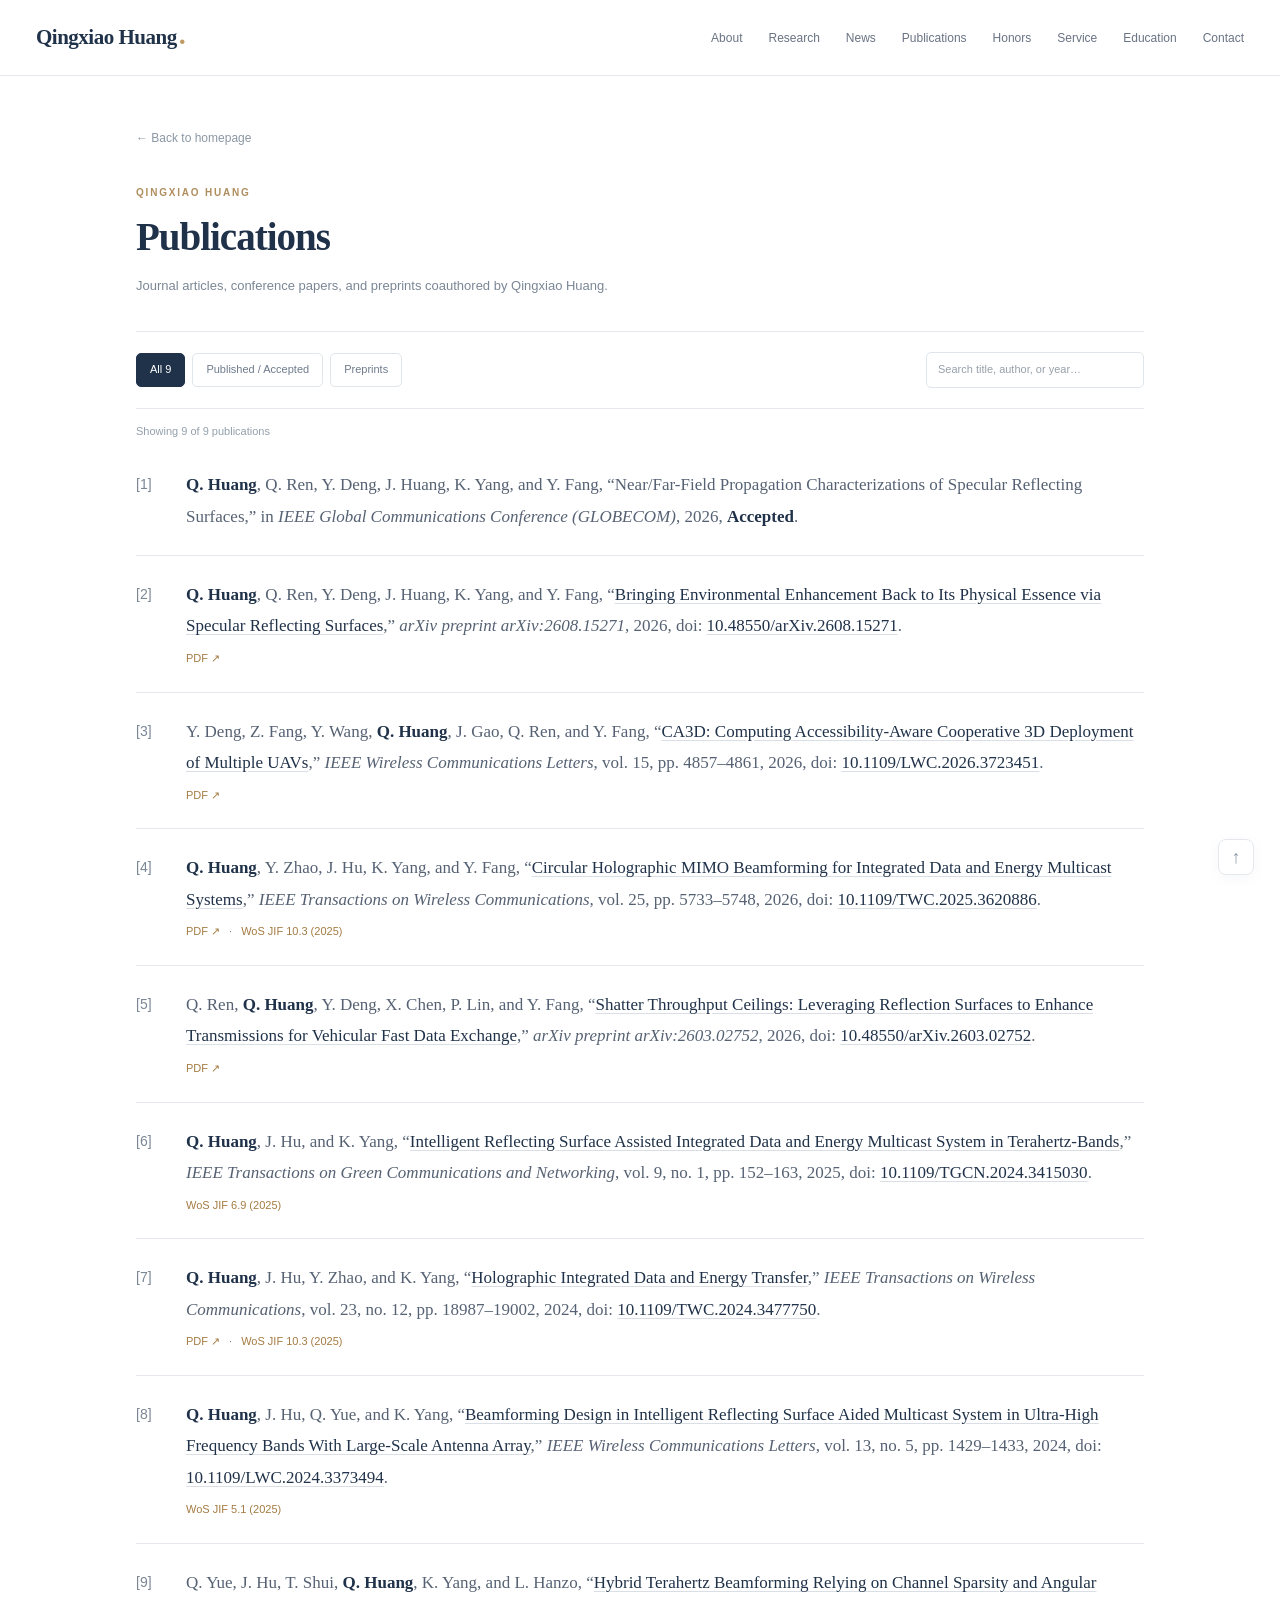
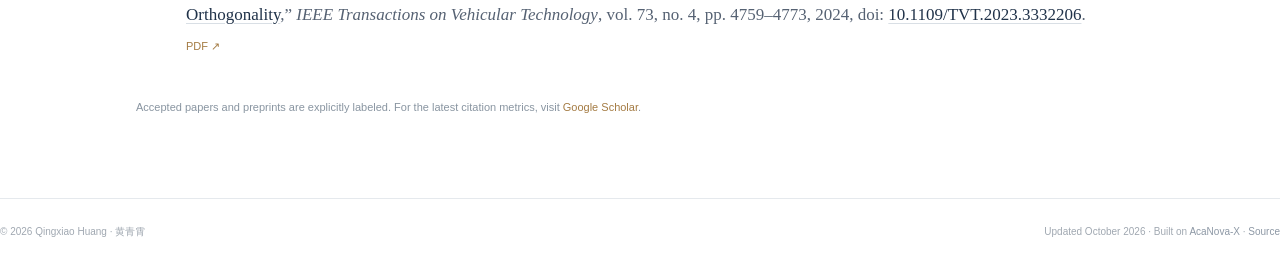
<file: pages/all-publications.html>
<!DOCTYPE html><html lang="en"><head><meta charset="UTF-8"><meta name="viewport" content="width=device-width, initial-scale=1"><title>Publications | Qingxiao Huang</title><meta name="description" content="Qingxiao Huang (黄青霄), PhD student at City University of Hong Kong. Research in wireless communications, RIS, holographic MIMO, and near-field communications."><meta name="author" content="Qingxiao Huang"><meta name="theme-color" content="#21334a"><link rel="canonical" href="https://qxhuang0322.github.io/pages/all-publications.html"><meta property="og:type" content="website"><meta property="og:title" content="Publications | Qingxiao Huang"><meta property="og:description" content="Qingxiao Huang (黄青霄), PhD student at City University of Hong Kong. Research in wireless communications, RIS, holographic MIMO, and near-field communications."><meta property="og:url" content="https://qxhuang0322.github.io/pages/all-publications.html"><meta property="og:image" content="https://qxhuang0322.github.io/assets/profile.jpg?v=036603b367a6"><meta name="twitter:card" content="summary"><link rel="icon" href="../assets/favicon.svg" type="image/svg+xml"><link rel="stylesheet" href="../styles.css?v=ae20f70242d0"><script src="../script.js?v=1776202261d4" defer></script><script type="application/ld+json">{"@context":"https://schema.org","@type":"Person","name":"Qingxiao Huang","alternateName":"黄青霄","url":"https://qxhuang0322.github.io","image":"https://qxhuang0322.github.io/assets/profile.jpg?v=036603b367a6","jobTitle":"PhD Student","affiliation":{"@type":"CollegeOrUniversity","name":"City University of Hong Kong"},"sameAs":["https://scholar.google.com/citations?user=7lqItBkAAAAJ&hl=en","https://orcid.org/0009-0005-3883-5112","https://scholars.cityu.edu.hk/en/persons/qhuang279/","https://github.com/qxhuang0322"],"knowsAbout":["Wireless Communications","Wireless World Model","Intelligent Surfaces","Holographic MIMO","Near-Field Communications"]}</script></head><body><a class="skip-link" href="#main-content">Skip to content</a><header class="top-nav"><div class="nav-inner"><a class="brand" href="../index.html" aria-label="Qingxiao Huang, home">Qingxiao Huang<span class="brand-dot">.</span></a><button class="menu-toggle" aria-label="Open navigation" aria-expanded="false" aria-controls="main-nav"><svg class="icon" viewBox="0 0 24 24" fill="none" stroke="currentColor" stroke-width="1.6" stroke-linecap="round" stroke-linejoin="round" aria-hidden="true"><path d="M4 6h16M4 12h16M4 18h16"/></svg></button><nav id="main-nav" aria-label="Main navigation"><a href="../index.html#about">About</a><a href="../index.html#research">Research</a><a href="../index.html#news">News</a><a href="../index.html#publications">Publications</a><a href="../index.html#honors">Honors</a><a href="../index.html#service">Service</a><a href="../index.html#education">Education</a><a href="../index.html#contact">Contact</a></nav></div></header><main id="main-content" class="subpage"><a class="breadcrumb" href="../index.html">← Back to homepage</a><div class="page-heading"><p class="eyebrow">QINGXIAO HUANG</p><h1>Publications</h1><p>Journal articles, conference papers, and preprints coauthored by Qingxiao Huang.</p></div><div class="publication-tools"><div class="filters" role="group" aria-label="Filter publications"><button data-filter="all" aria-pressed="true">All <span>9</span></button><button data-filter="published" aria-pressed="false">Published / Accepted</button><button data-filter="preprint" aria-pressed="false">Preprints</button></div><label class="search-label"><span class="sr-only">Search publications</span><input id="publication-search" type="search" placeholder="Search title, author, or year…" autocomplete="off"></label></div><p id="publication-count" role="status" aria-live="polite">9 publications</p><ol class="citation-list" id="all-publications" aria-label="Publication references"><li class="publication citation-entry" data-paper-id="srs-propagation-globecom-2026" data-status="accepted" data-search="near/far-field propagation characterizations of specular reflecting surfaces qingxiao huang qianyao ren yiqin deng jun huang kun yang yuguang fang ieee global communications conference (globecom) 2026 "><span class="citation-number" aria-hidden="true">[1]</span><div class="citation-body"><p class="citation-text"><strong>Q. Huang</strong>, Q. Ren, Y. Deng, J. Huang, K. Yang, and Y. Fang, “Near/Far-Field Propagation Characterizations of Specular Reflecting Surfaces,” in <cite>IEEE Global Communications Conference (GLOBECOM)</cite>, 2026, <strong>Accepted</strong>.</p></div></li><li class="publication citation-entry" data-paper-id="srs-physical-essence-2026" data-status="preprint" data-search="bringing environmental enhancement back to its physical essence via specular reflecting surfaces qingxiao huang qianyao ren yiqin deng jun huang kun yang yuguang fang arxiv preprint arxiv:2608.15271 2026 10.48550/arxiv.2608.15271"><span class="citation-number" aria-hidden="true">[2]</span><div class="citation-body"><p class="citation-text"><strong>Q. Huang</strong>, Q. Ren, Y. Deng, J. Huang, K. Yang, and Y. Fang, “<a href="https://arxiv.org/abs/2608.15271" target="_blank" rel="noopener noreferrer">Bringing Environmental Enhancement Back to Its Physical Essence via Specular Reflecting Surfaces</a>,” <cite>arXiv preprint arXiv:2608.15271</cite>, 2026, doi: <a href="https://doi.org/10.48550/arXiv.2608.15271" target="_blank" rel="noopener noreferrer">10.48550/arXiv.2608.15271</a>.</p><p class="citation-extras"><a href="https://arxiv.org/pdf/2608.15271" target="_blank" rel="noopener noreferrer">PDF ↗</a></p></div></li><li class="publication citation-entry" data-paper-id="ca3d-2026" data-status="published" data-search="ca3d: computing accessibility-aware cooperative 3d deployment of multiple uavs yiqin deng zihan fang yijie wang qingxiao huang junhui gao qianyao ren yuguang fang ieee wireless communications letters 2026 10.1109/lwc.2026.3723451"><span class="citation-number" aria-hidden="true">[3]</span><div class="citation-body"><p class="citation-text">Y. Deng, Z. Fang, Y. Wang, <strong>Q. Huang</strong>, J. Gao, Q. Ren, and Y. Fang, “<a href="https://doi.org/10.1109/LWC.2026.3723451" target="_blank" rel="noopener noreferrer">CA3D: Computing Accessibility-Aware Cooperative 3D Deployment of Multiple UAVs</a>,” <cite>IEEE Wireless Communications Letters</cite>, vol. 15, pp. 4857–4861, 2026, doi: <a href="https://doi.org/10.1109/LWC.2026.3723451" target="_blank" rel="noopener noreferrer">10.1109/LWC.2026.3723451</a>.</p><p class="citation-extras"><a href="https://arxiv.org/pdf/2605.17852" target="_blank" rel="noopener noreferrer">PDF ↗</a></p></div></li><li class="publication citation-entry" data-paper-id="circular-hmimo-2026" data-status="published" data-search="circular holographic mimo beamforming for integrated data and energy multicast systems qingxiao huang yizhe zhao jie hu kun yang yuguang fang ieee transactions on wireless communications 2026 10.1109/twc.2025.3620886"><span class="citation-number" aria-hidden="true">[4]</span><div class="citation-body"><p class="citation-text"><strong>Q. Huang</strong>, Y. Zhao, J. Hu, K. Yang, and Y. Fang, “<a href="https://doi.org/10.1109/TWC.2025.3620886" target="_blank" rel="noopener noreferrer">Circular Holographic MIMO Beamforming for Integrated Data and Energy Multicast Systems</a>,” <cite>IEEE Transactions on Wireless Communications</cite>, vol. 25, pp. 5733–5748, 2026, doi: <a href="https://doi.org/10.1109/TWC.2025.3620886" target="_blank" rel="noopener noreferrer">10.1109/TWC.2025.3620886</a>.</p><p class="citation-extras"><a href="https://arxiv.org/pdf/2507.05057" target="_blank" rel="noopener noreferrer">PDF ↗</a><span aria-hidden="true"> · </span><a href="https://open.ieee.org/wp-content/uploads/IEEE-Title-List-August-2026.pdf#page=3" target="_blank" rel="noopener noreferrer">WoS JIF 10.3 (2025)</a></p></div></li><li class="publication citation-entry" data-paper-id="vehicular-reflection-2026" data-status="preprint" data-search="shatter throughput ceilings: leveraging reflection surfaces to enhance transmissions for vehicular fast data exchange qianyao ren qingxiao huang yiqin deng xianhao chen phone lin yuguang fang arxiv preprint arxiv:2603.02752 2026 10.48550/arxiv.2603.02752"><span class="citation-number" aria-hidden="true">[5]</span><div class="citation-body"><p class="citation-text">Q. Ren, <strong>Q. Huang</strong>, Y. Deng, X. Chen, P. Lin, and Y. Fang, “<a href="https://arxiv.org/abs/2603.02752" target="_blank" rel="noopener noreferrer">Shatter Throughput Ceilings: Leveraging Reflection Surfaces to Enhance Transmissions for Vehicular Fast Data Exchange</a>,” <cite>arXiv preprint arXiv:2603.02752</cite>, 2026, doi: <a href="https://doi.org/10.48550/arXiv.2603.02752" target="_blank" rel="noopener noreferrer">10.48550/arXiv.2603.02752</a>.</p><p class="citation-extras"><a href="https://arxiv.org/pdf/2603.02752" target="_blank" rel="noopener noreferrer">PDF ↗</a></p></div></li><li class="publication citation-entry" data-paper-id="irs-idem-thz-2025" data-status="published" data-search="intelligent reflecting surface assisted integrated data and energy multicast system in terahertz-bands qingxiao huang jie hu kun yang ieee transactions on green communications and networking 2025 10.1109/tgcn.2024.3415030"><span class="citation-number" aria-hidden="true">[6]</span><div class="citation-body"><p class="citation-text"><strong>Q. Huang</strong>, J. Hu, and K. Yang, “<a href="https://doi.org/10.1109/TGCN.2024.3415030" target="_blank" rel="noopener noreferrer">Intelligent Reflecting Surface Assisted Integrated Data and Energy Multicast System in Terahertz-Bands</a>,” <cite>IEEE Transactions on Green Communications and Networking</cite>, vol. 9, no. 1, pp. 152–163, 2025, doi: <a href="https://doi.org/10.1109/TGCN.2024.3415030" target="_blank" rel="noopener noreferrer">10.1109/TGCN.2024.3415030</a>.</p><p class="citation-extras"><a href="https://open.ieee.org/wp-content/uploads/IEEE-Title-List-August-2026.pdf#page=2" target="_blank" rel="noopener noreferrer">WoS JIF 6.9 (2025)</a></p></div></li><li class="publication citation-entry" data-paper-id="holographic-idet-2024" data-status="published" data-search="holographic integrated data and energy transfer qingxiao huang jie hu yizhe zhao kun yang ieee transactions on wireless communications 2024 10.1109/twc.2024.3477750"><span class="citation-number" aria-hidden="true">[7]</span><div class="citation-body"><p class="citation-text"><strong>Q. Huang</strong>, J. Hu, Y. Zhao, and K. Yang, “<a href="https://doi.org/10.1109/TWC.2024.3477750" target="_blank" rel="noopener noreferrer">Holographic Integrated Data and Energy Transfer</a>,” <cite>IEEE Transactions on Wireless Communications</cite>, vol. 23, no. 12, pp. 18987–19002, 2024, doi: <a href="https://doi.org/10.1109/TWC.2024.3477750" target="_blank" rel="noopener noreferrer">10.1109/TWC.2024.3477750</a>.</p><p class="citation-extras"><a href="https://arxiv.org/pdf/2404.04927" target="_blank" rel="noopener noreferrer">PDF ↗</a><span aria-hidden="true"> · </span><a href="https://open.ieee.org/wp-content/uploads/IEEE-Title-List-August-2026.pdf#page=3" target="_blank" rel="noopener noreferrer">WoS JIF 10.3 (2025)</a></p></div></li><li class="publication citation-entry" data-paper-id="irs-multicast-beamforming-2024" data-status="published" data-search="beamforming design in intelligent reflecting surface aided multicast system in ultra-high frequency bands with large-scale antenna array qingxiao huang jie hu qingdong yue kun yang ieee wireless communications letters 2024 10.1109/lwc.2024.3373494"><span class="citation-number" aria-hidden="true">[8]</span><div class="citation-body"><p class="citation-text"><strong>Q. Huang</strong>, J. Hu, Q. Yue, and K. Yang, “<a href="https://doi.org/10.1109/LWC.2024.3373494" target="_blank" rel="noopener noreferrer">Beamforming Design in Intelligent Reflecting Surface Aided Multicast System in Ultra-High Frequency Bands With Large-Scale Antenna Array</a>,” <cite>IEEE Wireless Communications Letters</cite>, vol. 13, no. 5, pp. 1429–1433, 2024, doi: <a href="https://doi.org/10.1109/LWC.2024.3373494" target="_blank" rel="noopener noreferrer">10.1109/LWC.2024.3373494</a>.</p><p class="citation-extras"><a href="https://open.ieee.org/wp-content/uploads/IEEE-Title-List-August-2026.pdf#page=3" target="_blank" rel="noopener noreferrer">WoS JIF 5.1 (2025)</a></p></div></li><li class="publication citation-entry" data-paper-id="hybrid-thz-beamforming-2024" data-status="published" data-search="hybrid terahertz beamforming relying on channel sparsity and angular orthogonality qingdong yue jie hu tingyu shui qingxiao huang kun yang lajos hanzo ieee transactions on vehicular technology 2024 10.1109/tvt.2023.3332206"><span class="citation-number" aria-hidden="true">[9]</span><div class="citation-body"><p class="citation-text">Q. Yue, J. Hu, T. Shui, <strong>Q. Huang</strong>, K. Yang, and L. Hanzo, “<a href="https://doi.org/10.1109/TVT.2023.3332206" target="_blank" rel="noopener noreferrer">Hybrid Terahertz Beamforming Relying on Channel Sparsity and Angular Orthogonality</a>,” <cite>IEEE Transactions on Vehicular Technology</cite>, vol. 73, no. 4, pp. 4759–4773, 2024, doi: <a href="https://doi.org/10.1109/TVT.2023.3332206" target="_blank" rel="noopener noreferrer">10.1109/TVT.2023.3332206</a>.</p><p class="citation-extras"><a href="https://eprints.soton.ac.uk/484085/1/final_clean_xplore.pdf" target="_blank" rel="noopener noreferrer">PDF ↗</a></p></div></li></ol><p class="empty-state" hidden>No matching publications. Try another search or filter.</p><p class="publication-note">Accepted papers and preprints are explicitly labeled. For the latest citation metrics, visit <a href="https://scholar.google.com/citations?user=7lqItBkAAAAJ&amp;hl=en" target="_blank" rel="noopener noreferrer">Google Scholar</a>.</p></main><footer class="site-footer"><p>© <span id="current-year">2026</span> Qingxiao Huang · 黄青霄</p><p>Updated October 2026 <span aria-hidden="true">·</span> Built on <a href="https://github.com/yihangtao/AcaNova-X" target="_blank" rel="noopener noreferrer">AcaNova-X</a> <span aria-hidden="true">·</span> <a href="https://github.com/qxhuang0322/qxhuang0322.github.io" target="_blank" rel="noopener noreferrer">Source</a></p><a class="back-top" href="#" aria-label="Back to top">↑</a></footer></body></html>
</file>
<file: styles.css>
/* Standalone academic theme: system fonts, no external stylesheets. */
:root{color-scheme:light;--ink:#203249;--text:#566273;--muted:#7a8794;--gold:#a47b43;--line:#e5e9ed;--soft:#f8fafb;--serif:Georgia,"Times New Roman","Songti SC",SimSun,serif;--sans:-apple-system,BlinkMacSystemFont,"Segoe UI","Microsoft YaHei",Arial,sans-serif}
*{box-sizing:border-box}
html{scroll-behavior:smooth;scroll-padding-top:76px}
body{margin:0;background:#fff;color:var(--text);font:15px/1.75 var(--sans);-webkit-font-smoothing:antialiased}
button,input{font:inherit}button{cursor:pointer}
a{color:var(--gold);text-decoration:none;text-underline-offset:3px}
a:hover{color:#765421}
p{margin:0 0 1em}h1,h2,h3{color:var(--ink)}h1,h2{font-family:var(--serif)}
img,svg{max-width:100%}img{height:auto}
strong{color:var(--ink);font-weight:600}
a,button,input{-webkit-tap-highlight-color:transparent}
:focus-visible{outline:3px solid #bd9864;outline-offset:4px}
[hidden]{display:none!important}
::selection{color:var(--ink);background:#eee1ca}
.icon{display:inline-block;width:20px;height:20px;flex:0 0 20px;vertical-align:middle}
.sr-only{position:absolute;width:1px;height:1px;padding:0;margin:-1px;overflow:hidden;clip-path:inset(50%);white-space:nowrap;border:0}
.skip-link{position:fixed;top:-80px;left:20px;z-index:100;padding:10px 18px;color:#fff;background:var(--ink);border-radius:6px}
.skip-link:focus{top:12px;color:#fff}

/* Navigation */
.top-nav{position:sticky;top:0;z-index:30;height:76px;background:rgba(255,255,255,.97);border-bottom:1px solid var(--line);backdrop-filter:blur(14px)}
.nav-inner{max-width:1400px;height:100%;margin:auto;padding:0 36px;display:flex;align-items:center;justify-content:space-between;gap:30px}
.brand{display:inline-flex;align-items:baseline;gap:2px;color:var(--ink);font:700 21px/1.2 var(--serif);letter-spacing:-.5px;white-space:nowrap}
.brand:hover{color:var(--ink)}
.brand-dot{color:#c09a65;font-size:28px;line-height:0}
#main-nav{display:flex;align-items:center;gap:26px}
#main-nav a{position:relative;padding:9px 0;color:#697383;font-size:12px;font-weight:500;line-height:1.5;white-space:nowrap}
#main-nav a::after{content:"";position:absolute;bottom:2px;left:0;width:100%;height:2px;background:#c39a61;transform:scaleX(0);transform-origin:left;transition:transform .18s ease}
#main-nav a:hover,#main-nav a.active,#main-nav a[aria-current]{color:var(--ink)}
#main-nav a:hover::after,#main-nav a.active::after,#main-nav a[aria-current]::after{transform:scaleX(1)}
.menu-toggle{display:none;width:40px;height:40px;padding:9px;background:#fff;color:var(--ink);border:1px solid var(--line);border-radius:6px}

/* Profile and content */
.layout{max-width:1400px;display:grid;grid-template-columns:285px minmax(0,1fr);gap:64px;align-items:start;margin:0 auto;padding:53px 36px 78px}
.profile-column{position:sticky;top:111px;min-width:0}
.profile-card{text-align:center}
.portrait{display:block;width:204px;height:202px;margin:0 auto 21px;object-fit:contain;background:#f4f6f8;border:1px solid #e7e9eb;border-radius:12px}
.profile-card h1{margin:0 0 9px;font-size:29px;font-weight:700;line-height:1.32;letter-spacing:-.9px}
.profile-card h1 span{display:block;margin-top:6px;font-size:22px;font-weight:400;letter-spacing:3px}
.profile-role{margin:0 0 7px;color:var(--gold);font-size:13px;font-weight:600}
.profile-affiliation{margin:0;color:#738091;font-size:12.5px;line-height:1.7}
.profile-affiliation a{color:inherit}.profile-affiliation a:hover{color:var(--gold)}
.profile-lab{margin:5px 0 0;font-size:12px;line-height:1.6}
.social-links{display:flex;justify-content:center;flex-wrap:wrap;gap:9px;margin:24px 0 23px}
.social-link{position:relative;display:inline-flex;align-items:center;justify-content:center;width:37px;height:37px;color:#657182;border:1px solid #dfe4e9;border-radius:50%;background:#fff;transition:border-color .18s ease,color .18s ease,transform .18s ease}
.social-link .icon{width:17px;height:17px;flex-basis:17px}
.social-link:hover{color:var(--gold);border-color:#c8a879;transform:translateY(-2px)}
.social-tooltip{position:absolute;top:calc(100% + 8px);left:50%;transform:translateX(-50%);z-index:10;visibility:hidden;opacity:0;padding:4px 8px;border-radius:4px;background:var(--ink);color:#fff;font-size:10px;line-height:1.6;white-space:nowrap;pointer-events:none;transition:opacity .15s ease}
.social-link:hover .social-tooltip,.social-link:focus-visible .social-tooltip{visibility:visible;opacity:1}
.interests{margin:0 0 18px;padding:20px 19px 18px;border:1px solid var(--line);border-radius:10px;text-align:left;background:#fafbfc}
.interests h2{display:flex;align-items:center;gap:8px;margin:0 0 13px;color:var(--ink);font:600 12px/1.5 var(--sans)}
.interests h2 .icon{width:16px;height:16px;flex-basis:16px;color:#b2946c}
.interests ul{padding:0;margin:0;list-style:none}
.interests li{display:flex;align-items:baseline;gap:9px;margin:8px 0;color:#748191;font-size:11.5px;line-height:1.55}
.interest-mark{width:12px;flex:0 0 12px;color:#b39870;font-size:12px;text-align:center}
.profile-email{display:flex;gap:8px;align-items:center;justify-content:center;color:#87929e;font-size:11.5px;overflow-wrap:anywhere}
.profile-email .icon{width:14px;height:14px;flex-basis:14px}
.main-column{min-width:0}
.main-column>section{margin:0 0 43px;scroll-margin-top:20px}
.main-column>section:last-child{margin-bottom:0}
.section-heading{display:flex;align-items:center;justify-content:space-between;gap:20px;margin:0 0 20px}
.section-heading h2{position:relative;display:inline-block;margin:0;color:var(--ink);font-size:28px;line-height:1.4;font-weight:700;letter-spacing:-.7px}
.section-heading h2::after{content:"";display:block;width:36px;height:3px;margin-top:7px;background:#c5a06d}
.view-link{display:inline-flex;align-items:center;gap:6px;color:#89939e;font-size:11px;white-space:nowrap}
.view-link .icon,.text-link .icon{width:13px;height:13px;flex-basis:13px}
.view-link:hover{color:var(--gold)}
.biography{color:#566476;font-family:var(--serif);font-size:16px;line-height:1.8}
.biography p{margin:0 0 14px}
.biography a{border-bottom:1px solid #e6d5bd}
.collaboration-note{display:flex;align-items:flex-start;gap:10px;margin:20px 0 0;padding:12px 16px;color:#82705a;background:#faf7f1;border-left:3px solid #c8a370;border-radius:0 5px 5px 0;font-size:12px;line-height:1.8}
.collaboration-note>.icon{width:16px;height:16px;flex-basis:16px;margin-top:4px;color:#b89869}
.collaboration-note p{margin:0}.collaboration-note strong{color:#947347}
.section-intro{margin:-6px 0 19px;color:#87919d;font-size:11.5px;line-height:1.8}
.text-link{display:inline-flex;align-items:center;gap:8px;margin-top:18px;color:#9d835f;font-size:11px}

/* Research */
.research-grid{display:grid;grid-template-columns:repeat(3,minmax(0,1fr));gap:13px}
.research-card{min-width:0;padding:19px 17px 17px;border:1px solid #e5e9ed;border-radius:9px;background:#fff}
.research-card-top{display:flex;justify-content:space-between;align-items:center;gap:12px;margin-bottom:15px}
.research-symbol{display:inline-flex;align-items:center;justify-content:center;width:30px;height:30px;background:#f8f2e9;color:#b48d56;border-radius:6px;font-size:20px;line-height:1}
.research-code{color:#9aa3ad;font-size:9px;line-height:1.5;letter-spacing:1px}
.research-card h3{margin:0 0 8px;font:600 13px/1.5 var(--sans)}
.research-card p{margin:0;color:#7d8895;font-size:13px;line-height:1.8}

/* News */
.news-list{margin:0;padding:0;list-style:none}
.news-list li{display:grid;grid-template-columns:78px minmax(0,1fr);align-items:baseline;gap:19px;padding:10px 0;border-bottom:1px dashed #e8eaed;font-size:13px;line-height:1.85}
.news-list li:first-child{padding-top:0}.news-list li:last-child{padding-bottom:0;border-bottom:0}
.news-list time{color:#8b95a1;font-size:11px;white-space:nowrap;font-variant-numeric:tabular-nums}
.news-list li>div{min-width:0}.news-list li p{margin:0}
.inline-source{font-size:10px;color:#ac936d;white-space:nowrap}

/* Publications */
.publication{display:grid;grid-template-columns:200px minmax(0,1fr);gap:22px;margin:0 0 14px;padding:19px;background:#fff;border:1px solid #e6e9ed;border-radius:10px;transition:border-color .18s ease}
.publication:hover{border-color:#cfb690}.publication:last-child{margin-bottom:0}
.paper-art{display:flex;flex-direction:column;align-items:center;align-self:start;width:100%;margin:2px 0 0;background:white;border:1px solid #e8ecef;border-radius:6px;overflow:hidden}
.paper-figure-link{display:block;width:100%;padding:10px;cursor:zoom-in}
.paper-art img{display:block;width:100%;height:150px;object-fit:contain}
.paper-art figcaption{display:flex;justify-content:space-between;gap:8px;width:100%;padding:7px 10px;border-top:1px solid #eef0f2;color:#84909c;font-size:9px;line-height:1.4;background:#f9fafb}
.paper-art figcaption a{color:#967847}
.publication:not(:has(.paper-art)),.subpage .publication:not(:has(.paper-art)){grid-template-columns:1fr}
.paper-body{min-width:0}
.paper-meta{display:flex;align-items:center;flex-wrap:wrap;gap:8px;margin-bottom:8px;color:#8a949e;font-size:10px;line-height:1.4}
.venue-badge{display:inline-block;padding:3px 7px;border-radius:4px;color:#667f96;background:#edf2f7;font-size:9px;font-weight:700;letter-spacing:.35px}
.venue-badge.preprint{color:#967847;background:#f7f0e6}
.impact-factor{display:inline-block;color:#a18762;font-size:9px}
.paper-body h3{margin:0 0 7px;color:var(--ink);font:600 14px/1.5 var(--sans)}
.paper-body h3 a{color:inherit}.paper-body h3 a:hover{color:var(--gold)}
.paper-authors{margin:0 0 5px;color:#7b8794;font-size:12px;line-height:1.75}
.paper-authors strong{color:#4f647c;font-weight:600}
.paper-venue{margin:0 0 7px;color:#80909f;font-size:10.5px;line-height:1.65;font-style:italic}
.paper-summary{margin:8px 0 9px;color:#74818e;font-size:12px;line-height:1.8}
.paper-links{display:flex;flex-wrap:wrap;align-items:center;gap:7px;margin-top:10px}
.paper-link{display:inline-flex;align-items:center;gap:5px;padding:3px 9px;border:1px solid #e2e7ec;border-radius:4px;color:#6b7b8e;background:#fff;font-size:9px;line-height:1.65;font-weight:500}
.paper-link .icon{width:11px;height:11px;flex-basis:11px}
.paper-link:hover{color:var(--gold);border-color:#d6bf9e;background:#fcfaf6}
.publication-note{margin:18px 0 0;color:#8995a1;font-size:11px;line-height:1.8}

/* Full bibliography: numbered references without figure cards. */
.citation-list{margin:0;padding:0;list-style:none}
.subpage .publication.citation-entry{display:grid;grid-template-columns:36px minmax(0,1fr);gap:14px;margin:0;padding:23px 0;border:0;border-bottom:1px solid var(--line);border-radius:0;background:transparent}
.subpage .publication.citation-entry:first-child{padding-top:8px}
.subpage .publication.citation-entry:last-child{border-bottom:0}
.citation-number{padding-top:2px;color:var(--muted);font:14px/1.9 var(--sans);font-variant-numeric:tabular-nums}
.citation-body{min-width:0}
.citation-text{margin:0;color:var(--text);font:17px/1.85 var(--serif);overflow-wrap:anywhere}
.citation-text a{color:var(--ink);text-decoration:underline;text-decoration-color:#d9dfe5}
.citation-text a:hover{color:var(--gold);text-decoration-color:currentColor}
.citation-text cite{font-style:italic}
.citation-extras{display:flex;flex-wrap:wrap;align-items:center;gap:9px;margin:7px 0 0;font-size:11px;line-height:1.8}
.citation-extras>span{color:var(--muted)}
@media(max-width:600px){
 .subpage .publication.citation-entry{grid-template-columns:27px minmax(0,1fr);gap:9px;padding:18px 0}
 .citation-number{font-size:12px}
 .citation-text{font-size:15px;line-height:1.85}
}

/* Honors and service */
.honors-list{margin:0;padding:0;list-style:none}
.honors-list li{display:grid;grid-template-columns:50px minmax(0,1fr) 19px;align-items:start;gap:19px;padding:13px 0;border-bottom:1px solid #edf0f2}
.honors-list li:first-child{padding-top:0}.honors-list li:last-child{border:0;padding-bottom:0}
.honor-year{padding-top:1px;color:#b58d55;font-size:12px;font-variant-numeric:tabular-nums}
.honors-list h3{margin:0 0 2px;font:500 13px/1.7 var(--sans)}
.honors-list h3 a{color:inherit}.honors-list h3 a:hover{color:var(--gold)}
.honors-list p{margin:0;color:#909ba7;font-size:11px;line-height:1.7}
.honors-list .icon{width:16px;height:16px;margin-top:3px;color:#bc9b6f}
.service-grid{display:grid;grid-template-columns:repeat(2,minmax(0,1fr));gap:15px}
.service-grid>*{min-width:0;padding:19px;border:1px solid var(--line);border-radius:8px;background:#fafbfc}
.service-grid>article:last-child:nth-child(odd){grid-column:1/-1}
.service-grid h3{margin:0 0 9px;font:600 13px/1.5 var(--sans)}
.service-grid p,.service-grid ul{margin:0;color:#7c8996;font-size:11.5px;line-height:1.9}
.service-grid ul{padding-left:16px}.service-grid li+li{margin-top:3px}
.service-institution{display:flex;align-items:center;gap:10px;margin:0 0 10px;color:var(--ink);font-size:11.5px;line-height:1.6}
.service-institution img{display:block;width:36px;height:36px;object-fit:contain;flex-shrink:0}

/* Education and contact */
.education-list{margin:0;padding:0;list-style:none}
.education-list>li{display:grid;grid-template-columns:64px minmax(0,1fr);gap:17px;margin:0 0 23px;align-items:start}
.education-list>li:last-child{margin-bottom:0}
.school-logo{display:block;width:60px;height:60px;padding:4px;object-fit:contain;border:1px solid #e8eaed;border-radius:8px;background:#fff}
.school-mark{display:flex;width:44px;height:44px;align-items:center;justify-content:center;background:#f4f5f8;border:1px solid #e8eaed;border-radius:7px;color:#797296;font:700 10px/1 var(--serif);letter-spacing:-.5px}
.school-mark.burgundy{background:#f8f1f4;color:#a27186;border-color:#ece0e6}
.school-mark.blue{background:#f0f5fa;color:#607d99;border-color:#e2eaf2}
.school-mark.red{background:#fbf2f2;color:#a97979;border-color:#f0e3e3}
.education-top{display:flex;justify-content:space-between;gap:20px;align-items:baseline}
.education-top h3{margin:0;font:600 13px/1.6 var(--sans)}
.education-top time{color:#929ea9;font-size:10px;line-height:1.6;white-space:nowrap;font-variant-numeric:tabular-nums}
.institution{margin:2px 0 3px;color:#758598;font-size:11.5px;line-height:1.7}
.institution a{color:inherit}.institution a:hover{color:var(--gold)}
.education-detail{margin:0;color:#929da9;font-size:10.5px;line-height:1.8}
.contact-card{display:grid;grid-template-columns:1fr 1fr;gap:24px 30px;padding:24px;border:1px solid var(--line);border-radius:9px;background:#fbfcfd}
.contact-card>div:not(.contact-bottom){display:flex;align-items:flex-start;gap:13px;min-width:0}
.contact-card>div>.icon{width:18px;height:18px;flex-basis:18px;margin-top:2px;color:#a08968}
.contact-card h3{margin:0 0 5px;font:600 11px/1.6 var(--sans)}
.contact-card p,.contact-card a{margin:0;color:#82909f;font-size:11.5px;line-height:1.9;overflow-wrap:anywhere}
.contact-card a:hover{color:var(--gold)}
.contact-bottom{grid-column:1/-1;padding-top:15px;border-top:1px solid var(--line);color:#939eaa;font-size:10.5px}
.contact-bottom a{font-size:inherit}
.location-map{margin:20px 0 0;border:1px solid var(--line);border-radius:9px;overflow:hidden;background:#fbfcfd}
.location-map iframe{display:block;width:100%;height:320px;border:0;background:#f4f6f8}
.location-map figcaption{display:flex;justify-content:space-between;flex-wrap:wrap;gap:6px 16px;padding:12px 16px;color:#82909f;font-size:11px;line-height:1.8}
.location-map figcaption a{color:var(--gold);white-space:nowrap}
.site-footer{display:flex;justify-content:space-between;align-items:center;flex-wrap:wrap;gap:12px;max-width:1328px;margin:0 auto;padding:24px 0 27px;color:#a0a8b1;border-top:1px solid var(--line);font-size:10px;line-height:1.8}
.site-footer p{margin:0}.site-footer a{color:#8d98a5}.site-footer a:hover{color:var(--gold)}
.back-top{position:fixed;right:26px;bottom:25px;z-index:20;display:inline-flex;align-items:center;justify-content:center;width:36px;height:36px;border:1px solid #e4e8ed;border-radius:8px;background:rgba(255,255,255,.94);color:#8390a0;font-size:18px;line-height:1;box-shadow:0 3px 15px rgba(26,42,58,.04)}

/* Archive pages */
.subpage{max-width:1080px;margin:0 auto;padding:48px 36px 80px}
.breadcrumb{display:inline-flex;align-items:center;gap:7px;margin:0 0 35px;color:#8b97a4;font-size:12px}
.breadcrumb .icon{width:14px;height:14px;flex-basis:14px}
.eyebrow{margin:0 0 10px;color:#af8d5d;font-size:10px;font-weight:600;letter-spacing:1.8px;text-transform:uppercase}
.page-heading{margin:0 0 32px}
.page-heading h1{margin:0 0 12px;color:var(--ink);font-size:39px;line-height:1.3;letter-spacing:-1px}
.page-heading>p:not(.eyebrow){max-width:700px;margin:0;color:#7b8795;font-size:13px;line-height:1.9}
.publication-tools{display:flex;justify-content:space-between;align-items:center;flex-wrap:wrap;gap:18px;padding:20px 0;margin-bottom:8px;border-top:1px solid var(--line);border-bottom:1px solid var(--line)}
.filters{display:flex;gap:7px;flex-wrap:wrap}
.filters button{min-height:34px;padding:6px 13px;border:1px solid #e0e5e9;border-radius:5px;background:#fff;color:#6e7b8c;font-size:11px}
.filters button:hover{color:var(--ink);border-color:#b9c2cd}
.filters button[aria-pressed="true"]{color:#fff;border-color:var(--ink);background:var(--ink)}
.search-label{display:flex;align-items:center;gap:8px;color:#8c98a6;font-size:11px}
.search-label .icon{width:15px;height:15px;flex-basis:15px}
.search-label input{width:218px;max-width:100%;min-height:36px;padding:7px 11px;border:1px solid #dfe5ea;border-radius:5px;color:var(--ink);background:#fff;font-size:11px}
.search-label input::placeholder{color:#97a0aa}
.publication-count,#publication-count{margin:13px 0 20px;color:#94a0ac;font-size:11px}
.empty-state{padding:50px 20px;border:1px dashed #dde3e9;border-radius:8px;color:#83909d;text-align:center;font-size:13px}
.subpage .publication{grid-template-columns:174px minmax(0,1fr)}
.subpage .paper-body h3{font-size:15px}
.subpage .news-list li{padding:17px 0;font-size:13px}
.subpage .honors-list{margin-top:30px}.subpage .honors-list li{padding:18px 0}

@media(min-width:1600px){.layout{padding-top:65px}}
@media(min-width:641px) and (max-height:820px){.profile-column{position:static}}
@media(max-width:1200px){
.layout{grid-template-columns:245px minmax(0,1fr);gap:38px;padding-left:30px;padding-right:30px}
.nav-inner{padding:0 30px}#main-nav{gap:20px}
.profile-card h1{font-size:27px}
.publication{grid-template-columns:160px minmax(0,1fr);gap:17px;padding:17px}
.paper-art img{height:140px}
.research-card{padding:16px 13px}.research-card h3{font-size:12px}
.site-footer{margin-left:30px;margin-right:30px}
}
@media(max-width:900px){
html{scroll-padding-top:64px}
.top-nav{height:64px}.nav-inner{padding:0 25px}.brand{font-size:19px}
.menu-toggle{display:inline-flex;align-items:center;justify-content:center}
#main-nav{display:none;position:absolute;top:63px;left:0;right:0;padding:15px 25px 22px;align-items:stretch;gap:0;background:#fff;border-bottom:1px solid var(--line);box-shadow:0 12px 15px rgba(26,42,58,.035)}
#main-nav.open{display:flex;flex-direction:column}
#main-nav a{padding:11px 5px;font-size:13px}#main-nav a::after{display:none}#main-nav a.active{color:var(--gold)}
.layout{grid-template-columns:214px minmax(0,1fr);gap:29px;padding:38px 25px 60px}
.profile-column{top:94px}.portrait{width:174px;height:174px}
.profile-card h1{font-size:25px}.profile-card h1 span{font-size:19px}
.profile-role{font-size:12px}.profile-affiliation{font-size:11.5px}
.interests{padding:17px 14px}.interests li{font-size:11px}
.social-links{gap:7px}.social-link{width:33px;height:33px}
.main-column>section{margin-bottom:34px;scroll-margin-top:20px}
.section-heading h2{font-size:25px}.biography{font-size:16px;line-height:1.8}
.research-grid{grid-template-columns:1fr;gap:10px}
.research-card{display:grid;grid-template-columns:35px minmax(0,1fr);gap:0 12px;padding:14px}
.research-card-top{grid-row:1/3;display:block;margin:0}.research-code{display:none}
.research-card h3{margin:0 0 3px;font-size:13px}.research-card p{grid-column:2;font-size:13px}
.news-list li{grid-template-columns:65px minmax(0,1fr);gap:12px}.news-list time{font-size:10px}
.publication,.subpage .publication{display:block;padding:17px}.paper-art{display:flex;width:min(100%,320px);margin:0 auto 18px}.paper-art img{height:175px}
.paper-authors,.paper-summary{font-size:12px}.paper-venue{font-size:11px}
.paper-link{padding:4px 9px;font-size:10px}
.honors-list li{grid-template-columns:37px minmax(0,1fr) 16px;gap:12px}
.service-grid{grid-template-columns:1fr}
.education-top{display:block}.education-top time{display:block;margin:2px 0}
.contact-card{grid-template-columns:1fr;padding:20px;gap:19px}
.location-map iframe{height:280px}
.site-footer{margin-left:25px;margin-right:25px}
.subpage{padding:38px 25px 65px}
}
@media(max-width:640px){
body{font-size:14px}
.nav-inner{padding:0 20px;gap:15px}.brand{font-size:18px}
#main-nav{padding-left:20px;padding-right:20px}
.layout{display:block;padding:33px 22px 48px}
.profile-column{position:static;margin-bottom:34px}
.profile-card{max-width:440px;margin:0 auto;padding-bottom:29px;border-bottom:1px solid var(--line)}
.portrait{width:170px;height:170px;margin-bottom:18px;border-radius:10px}
.profile-card h1{font-size:28px;letter-spacing:-.7px}
.profile-card h1 span{display:inline-block;margin:0 0 0 8px;font-size:19px;letter-spacing:1px;vertical-align:2px}
.profile-role{font-size:12.5px}.profile-affiliation{font-size:12px}.profile-lab{font-size:11.5px}
.social-links{margin:19px 0;gap:10px}.social-link{width:37px;height:37px}
.interests{max-width:360px;margin:0 auto 15px;padding:14px 17px}
.interests h2{margin-bottom:9px;font-size:11px}.interests ul{display:flex;flex-wrap:wrap;gap:5px 14px}
.interests li{margin:0;font-size:11px}.profile-email{font-size:11px}
.section-heading{margin-bottom:18px;gap:12px}.section-heading h2{font-size:26px}
.view-link{font-size:10px}.biography{font-size:16px;line-height:1.8}
.collaboration-note{font-size:11.5px;padding:12px 13px}
.research-card{padding:17px 15px}.research-card p{font-size:13px}
.news-list li{grid-template-columns:65px minmax(0,1fr);gap:12px;padding:12px 0;font-size:13px}
.news-list time{font-size:10px}
.publication,.subpage .publication{margin-bottom:12px;padding:16px;border-radius:8px}
.paper-body h3,.subpage .paper-body h3{font-size:14px;line-height:1.6}
.paper-authors{font-size:12px}.paper-meta{gap:7px}
.paper-links{gap:7px;margin-top:12px}.paper-link{min-height:30px;padding:5px 10px}
.honors-list h3{font-size:12px}.honors-list p{font-size:10.5px}
.education-list>li{grid-template-columns:50px minmax(0,1fr);gap:13px;margin-bottom:24px}
.school-logo{width:48px;height:48px}
.school-mark{width:40px;height:40px}.education-top h3{font-size:12.5px}.institution{font-size:11px}
.contact-card{padding:20px 17px}
.site-footer{display:block;margin-left:22px;margin-right:22px;padding:20px 0 65px;font-size:9.5px;text-align:center}
.site-footer p+p{margin-top:5px}.back-top{right:18px;bottom:18px;width:35px;height:35px}
.subpage{padding:30px 22px 50px}.breadcrumb{margin-bottom:26px;font-size:11px}
.page-heading{margin-bottom:26px}.page-heading h1{font-size:33px}.page-heading>p:not(.eyebrow){font-size:12px}
.publication-tools{align-items:stretch;padding:16px 0;gap:14px}
.filters{width:100%;gap:6px}.filters button{padding:7px 11px;font-size:10px;min-height:36px}
.search-label{width:100%}.search-label input{flex:1;width:100%;min-width:0;font-size:16px;min-height:42px}
.publication-count,#publication-count{font-size:10.5px}.subpage .news-list li{font-size:13px}
}
@media(max-width:360px){
.layout,.subpage{padding-left:17px;padding-right:17px}
.profile-card h1{font-size:25px}.profile-card h1 span{font-size:17px;margin-left:5px}
.section-heading h2{font-size:24px}.news-list li{grid-template-columns:1fr;gap:2px}
.publication{padding:14px}.honors-list li{gap:9px}
}
@media(prefers-reduced-motion:reduce){
html{scroll-behavior:auto}
*,*::before,*::after{animation:none!important;transition:none!important}
}
@media print{
@page{margin:16mm}
html{scroll-behavior:auto}body{color:#222;font-size:10pt;background:#fff}
.top-nav,.back-top,.skip-link,.menu-toggle,.publication-tools,.view-link,.social-links{display:none!important}
.layout{display:block;max-width:none;padding:0}.profile-column{position:static}
.profile-card{text-align:left;margin-bottom:24px;padding-bottom:15px;border-bottom:1px solid #ddd}
.portrait{float:right;width:95px;height:95px;margin:0 0 12px 20px}
.profile-card h1{font-size:23pt}.profile-card h1 span{display:inline;margin-left:8px;font-size:15pt}
.profile-email{justify-content:flex-start}.interests{display:none}
.main-column>section{margin-bottom:22px}.section-heading h2{font-size:19pt}.section-heading h2::after{display:none}
.publication,.subpage .publication{display:block;padding:12px 0;border:0;border-bottom:1px solid #ddd;border-radius:0;break-inside:avoid}
.paper-art{display:none}.paper-body h3,.subpage .paper-body h3{font-size:11pt}
.paper-authors,.paper-summary,.paper-venue,.paper-links,.biography{font-size:9pt}
.research-grid{grid-template-columns:repeat(3,minmax(0,1fr))}
.research-card,.contact-card,.education-list>li,.honors-list>li{break-inside:avoid}
.service-grid,.contact-card{grid-template-columns:1fr 1fr}
.location-map{display:none}
.subpage{max-width:none;padding:0}
.site-footer{margin:20px 0 0;padding:12px 0;font-size:8pt}
a{color:#333}
}
</file>
